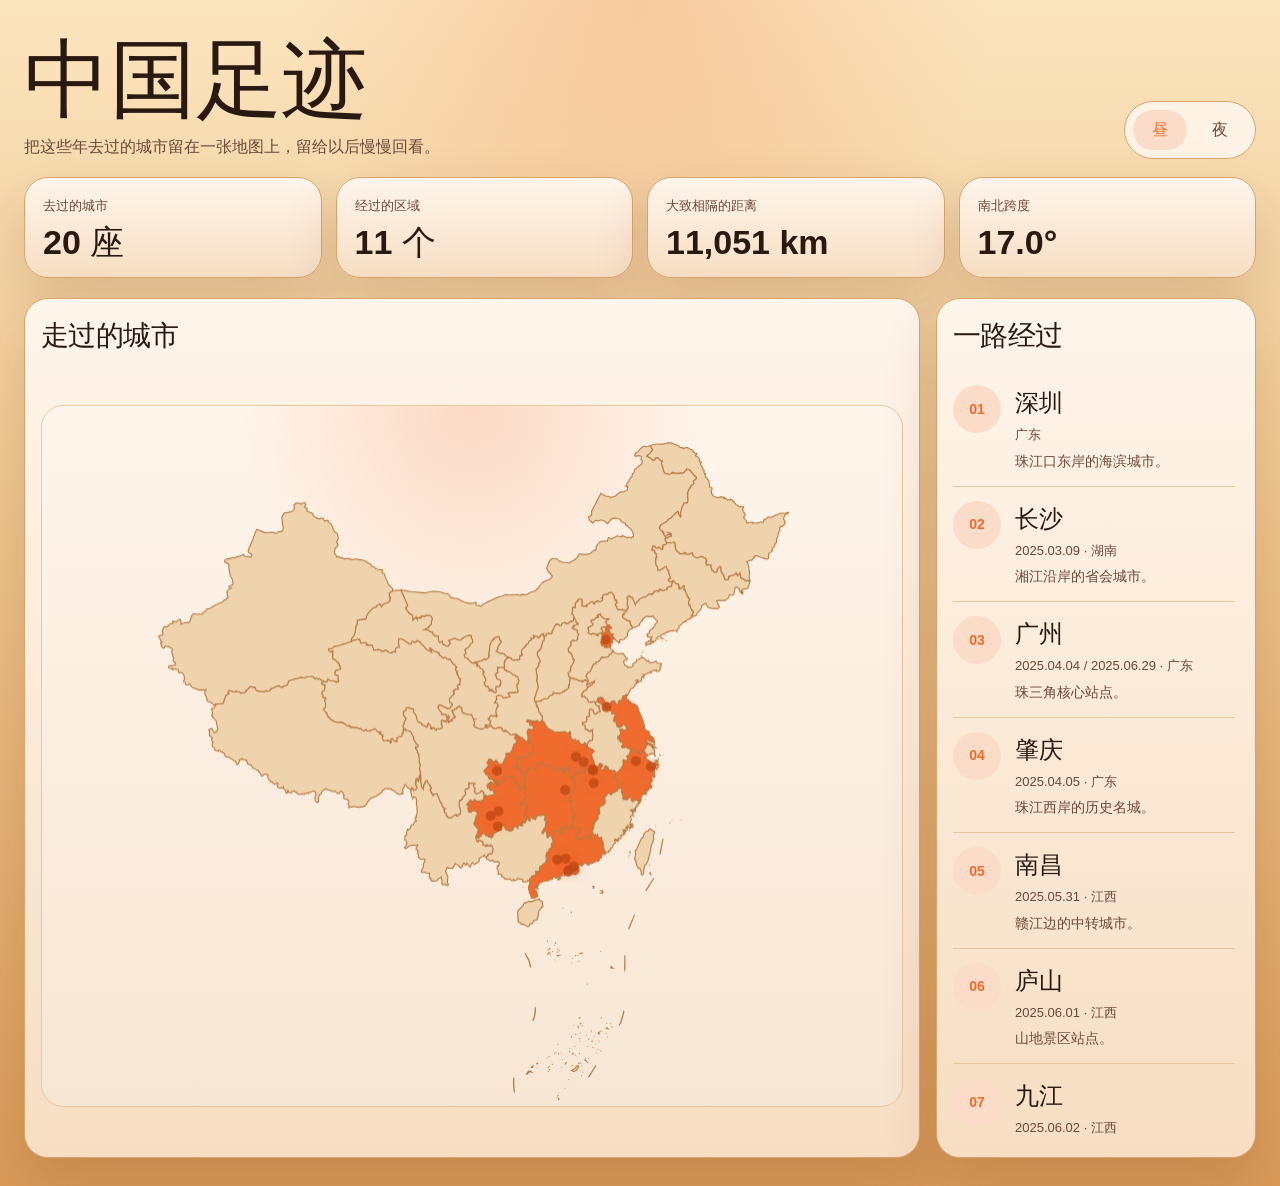
<file: footprint/index.html>
<!doctype html>
<html lang="zh-CN">
  <head>
    <meta charset="UTF-8" />
    <meta name="viewport" content="width=device-width, initial-scale=1.0" />
    <meta name="color-scheme" content="light dark" />
    <meta
      name="description"
      content="把去过的城市和停留片段留在一张地图上的个人足迹页。"
    />
    <title>中国足迹 | 一些去过的地方</title>
    <script>
      (() => {
        const root = document.documentElement;
        const themeMode = localStorage.getItem("footprint-theme-mode") || "system";
        const resolvedTheme =
          themeMode === "system"
            ? window.matchMedia("(prefers-color-scheme: dark)").matches
              ? "dark"
              : "light"
            : themeMode;

        root.dataset.theme = resolvedTheme;
        root.style.colorScheme = resolvedTheme;
      })();
    </script>
    <script type="module" crossorigin src="/footprint/assets/index-NDg5C9nN.js"></script>
    <link rel="stylesheet" crossorigin href="/footprint/assets/index-D7lHckxY.css">
  </head>
  <body>
    <div id="app"></div>
  </body>
</html>
</file>
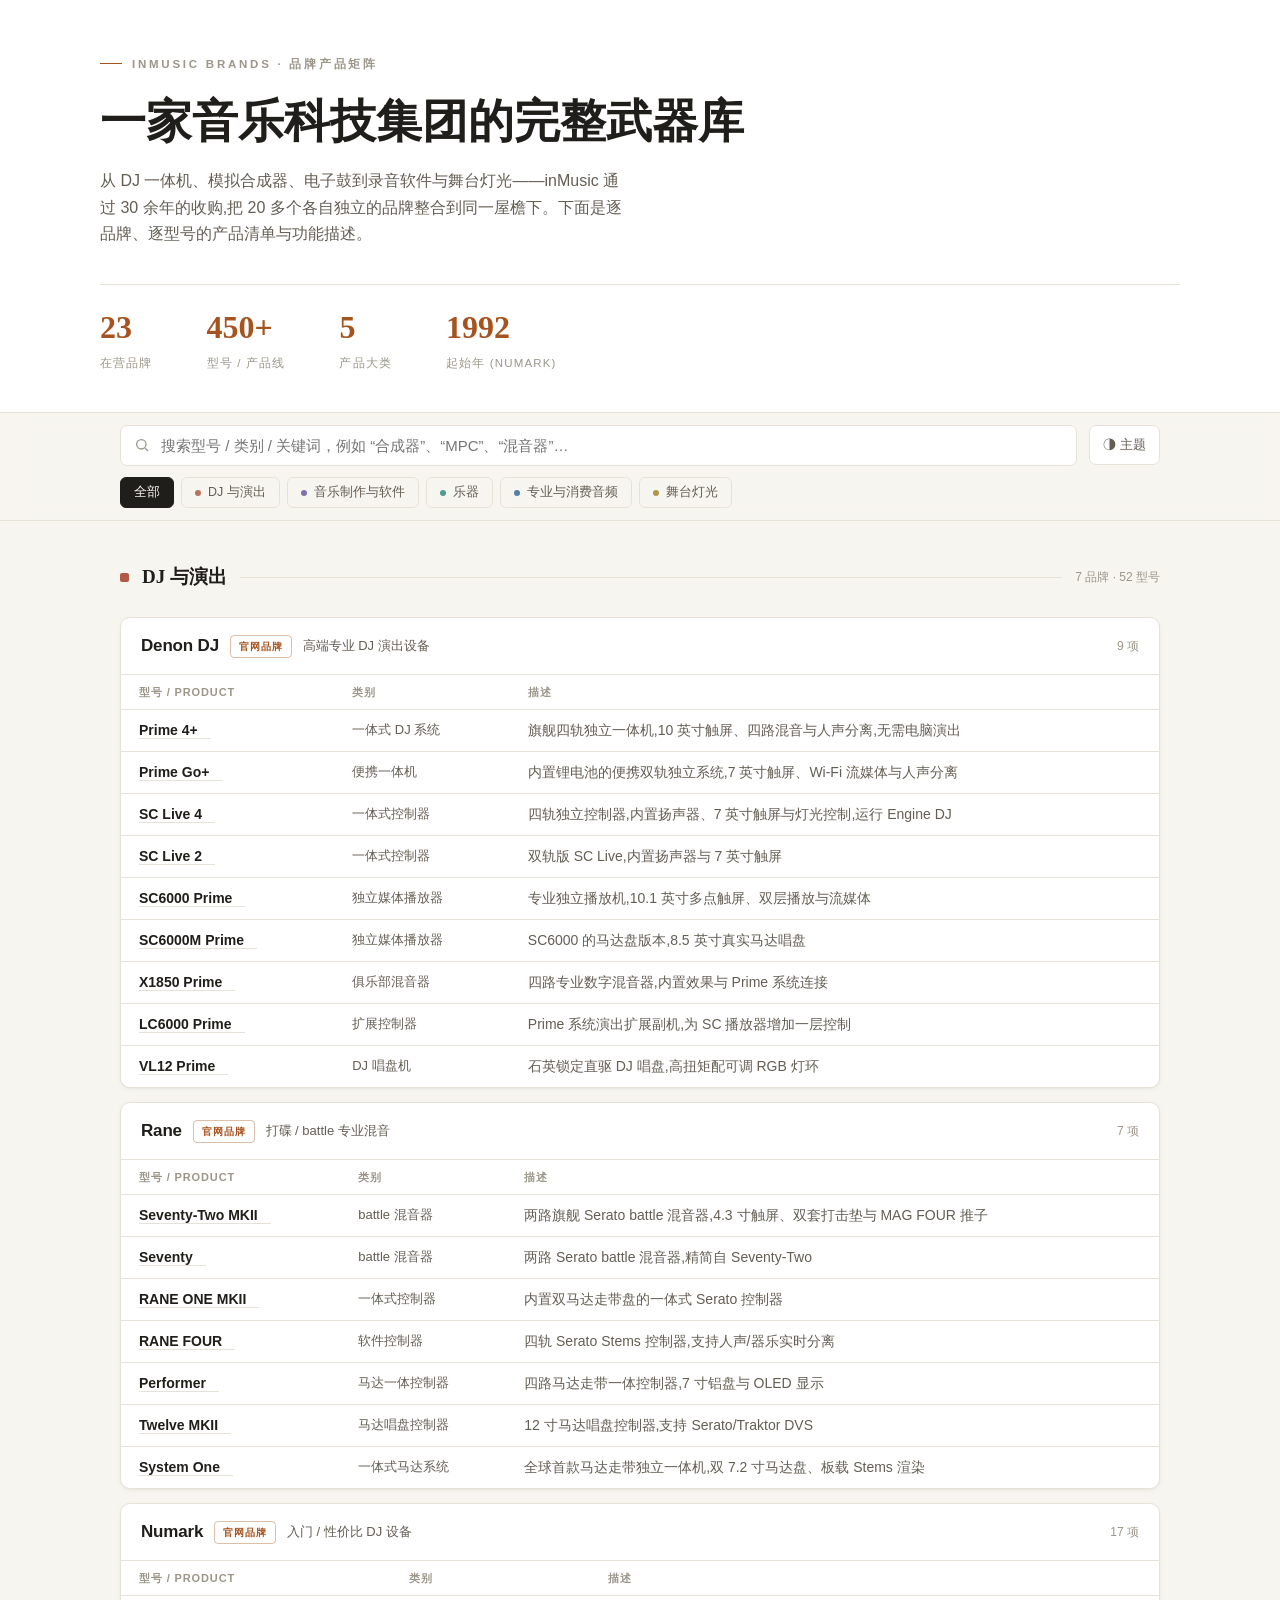
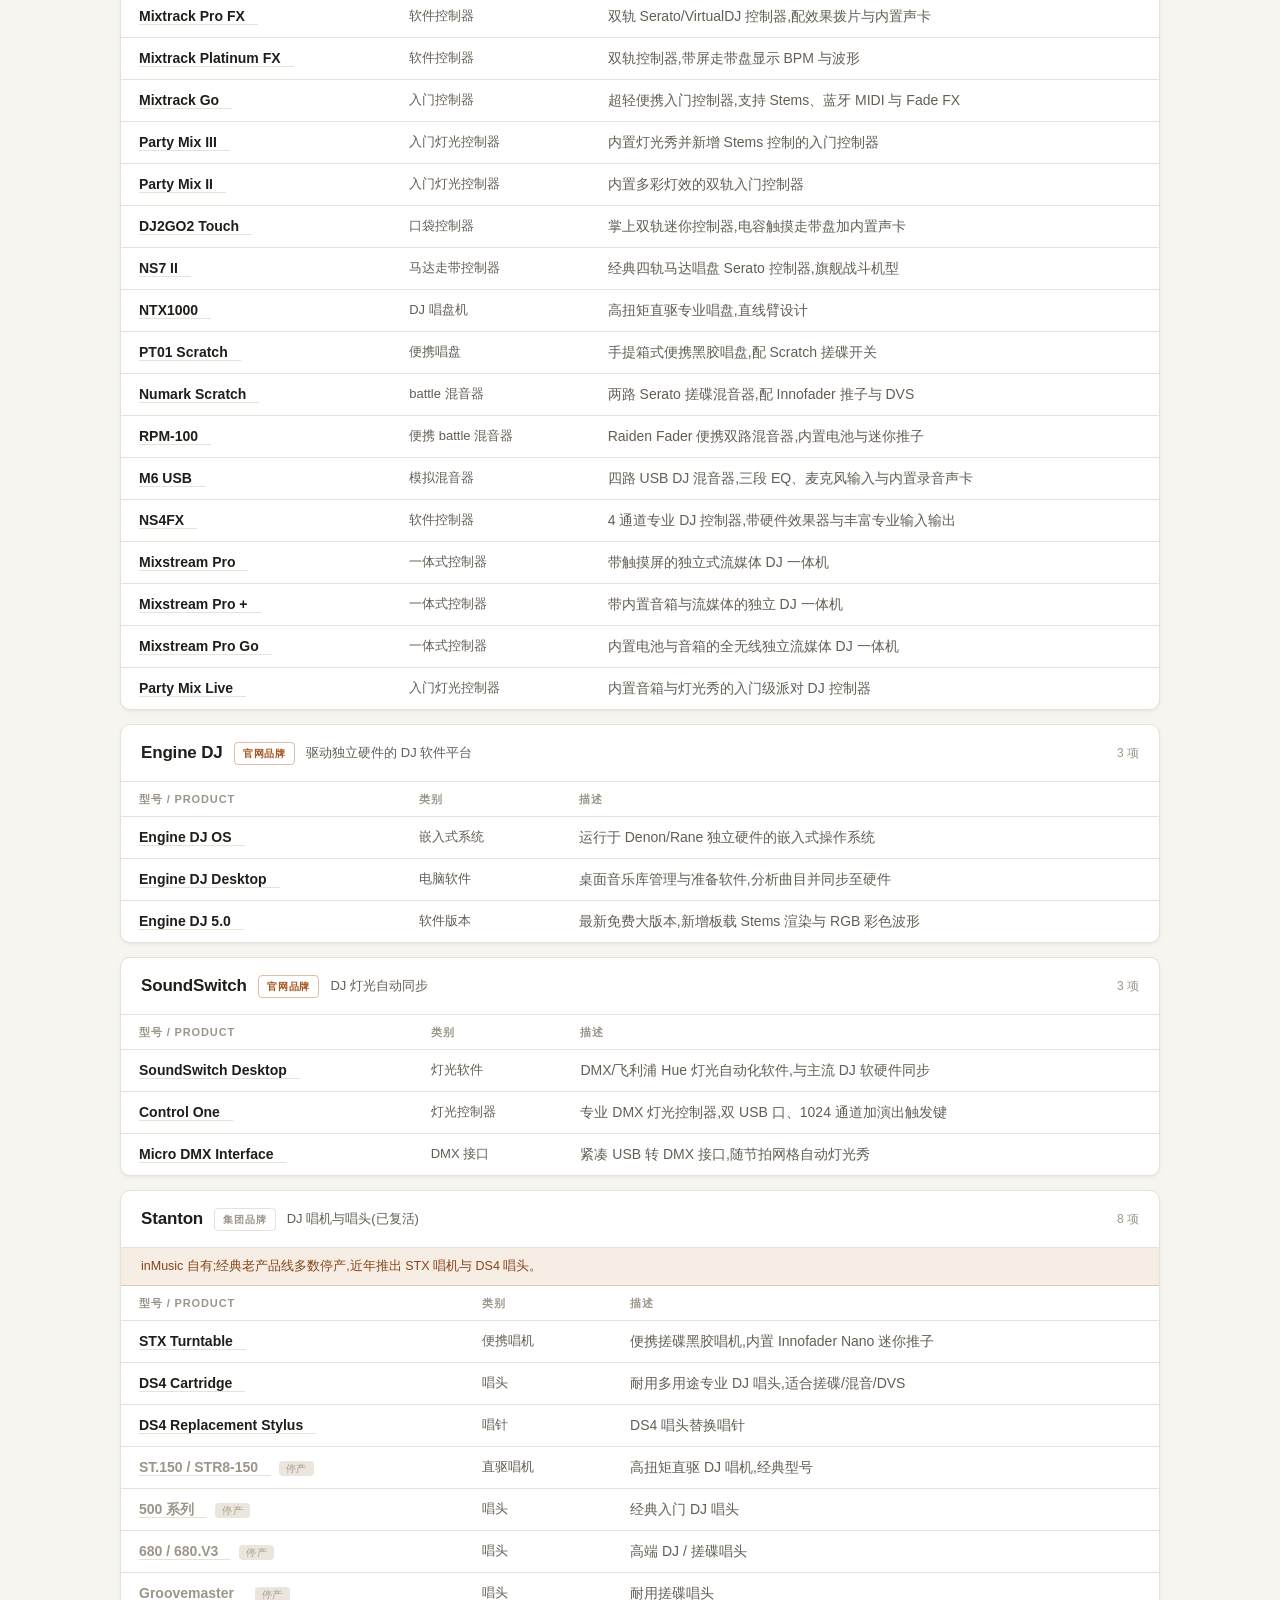
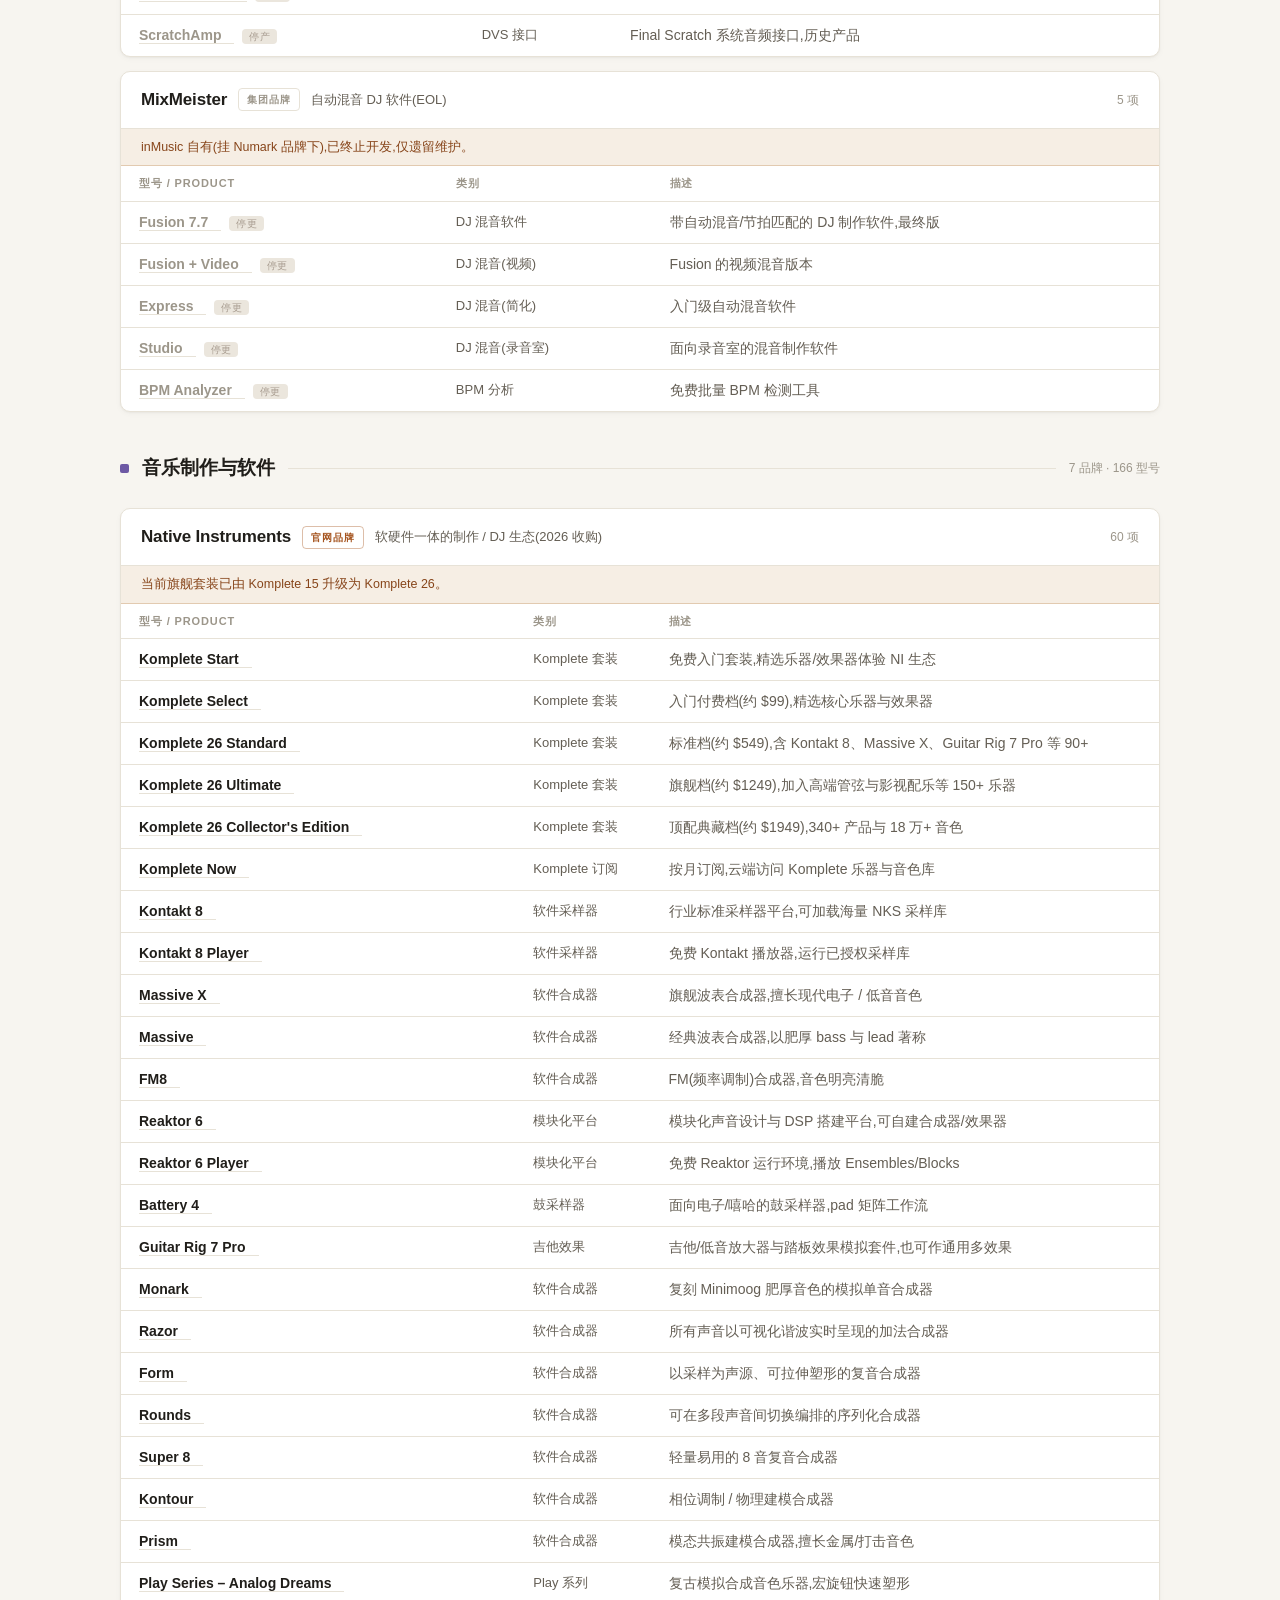
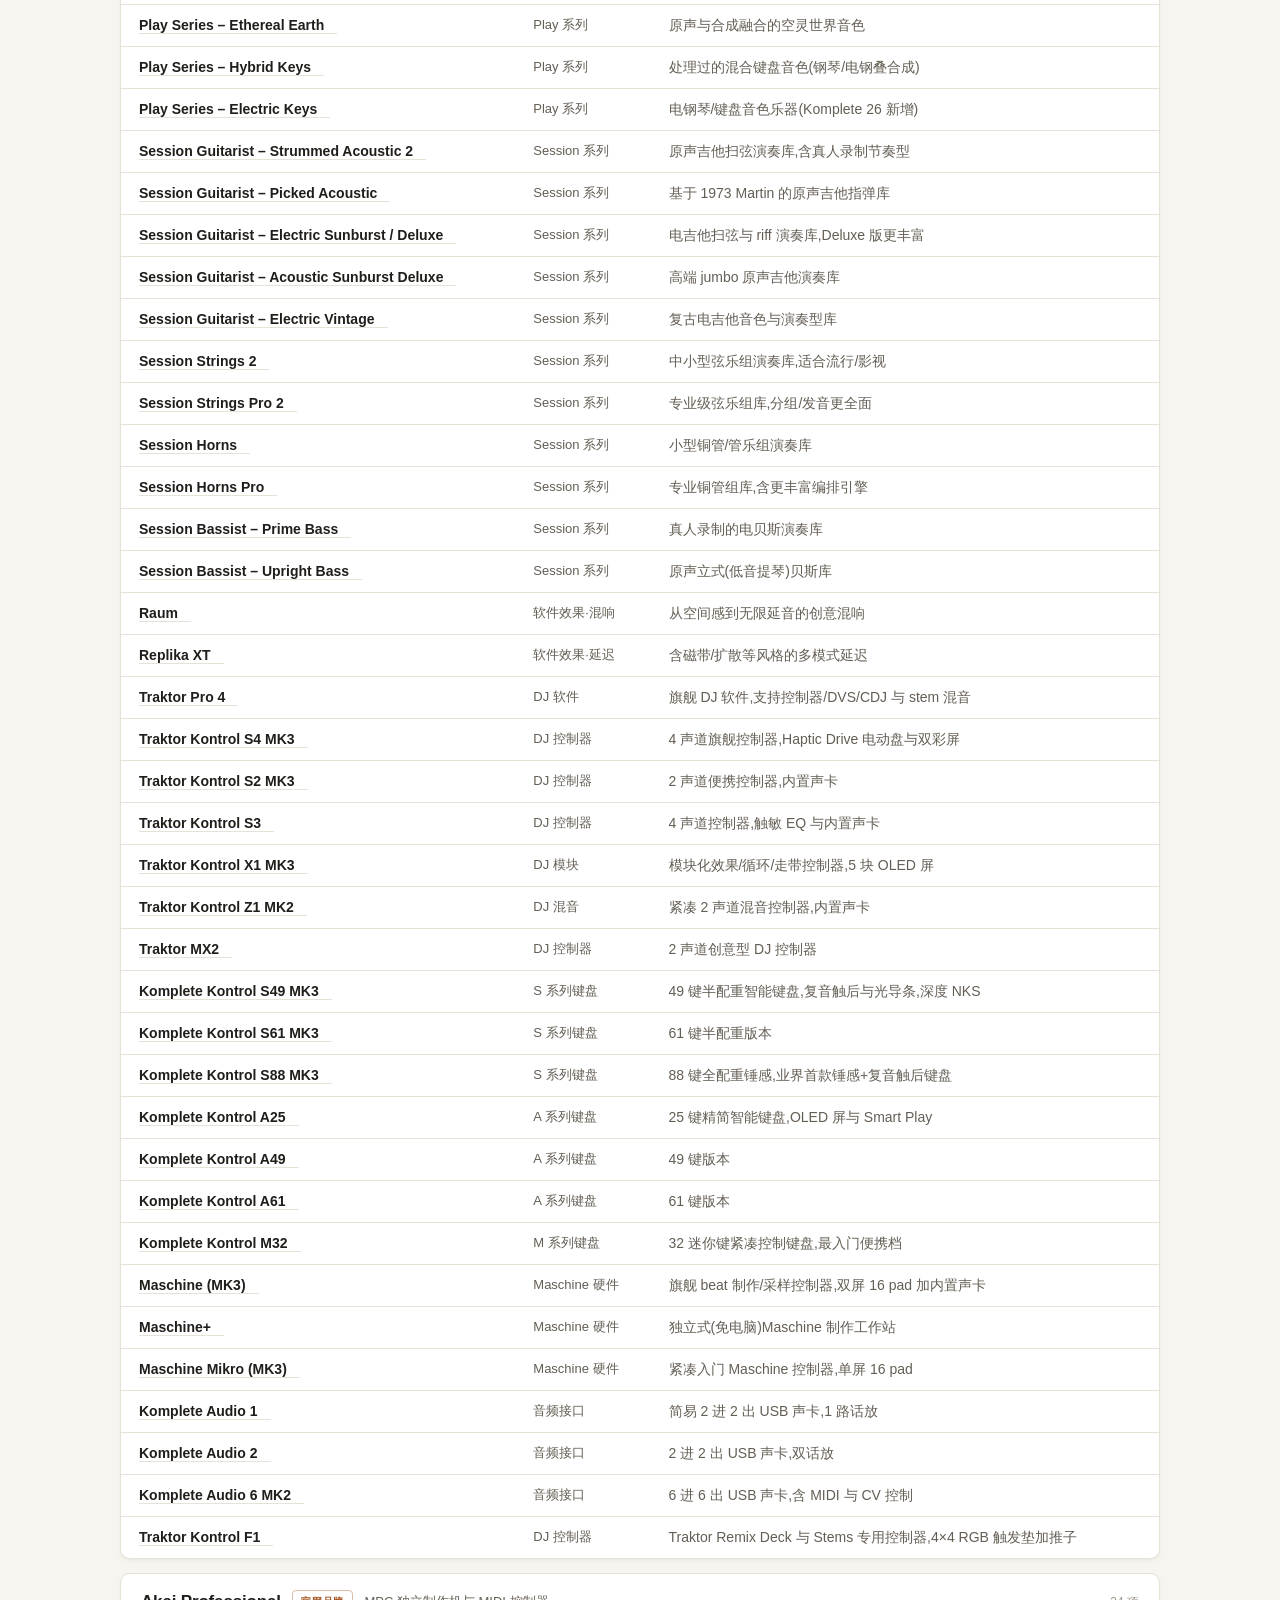
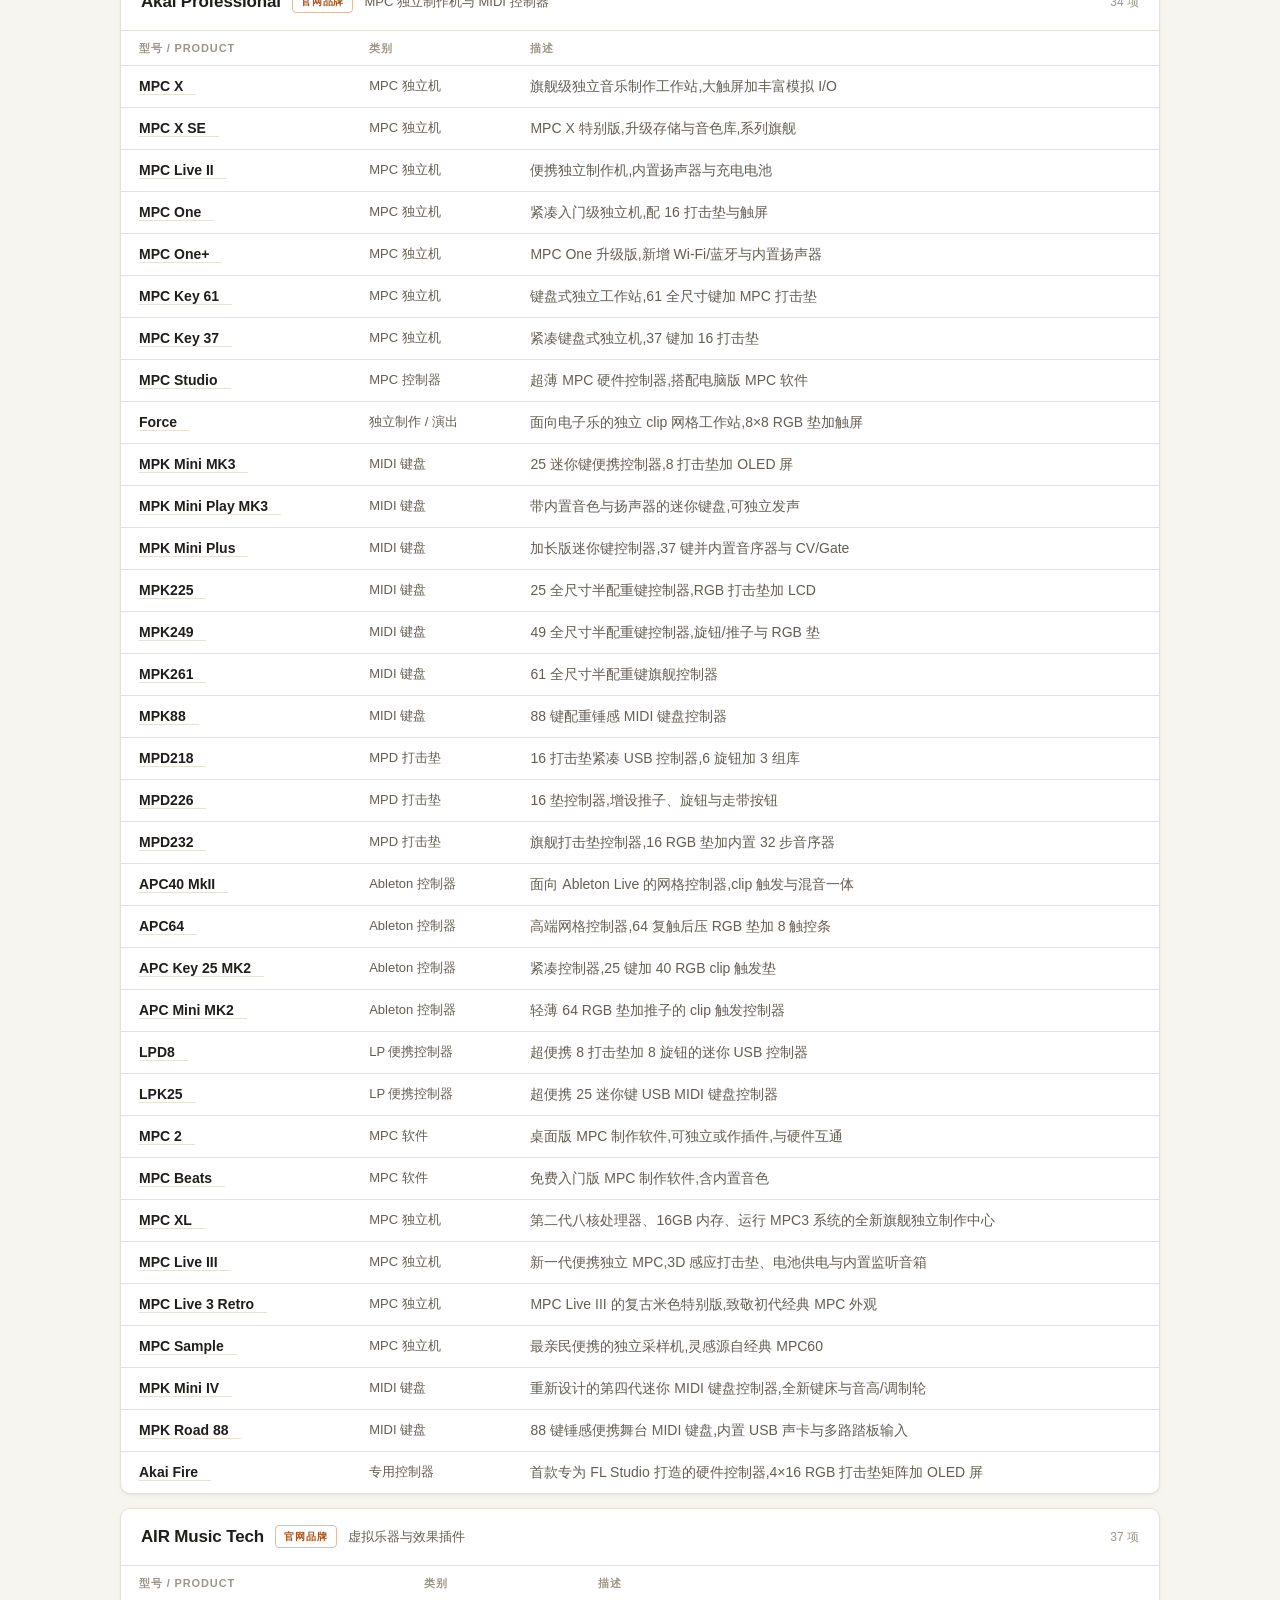
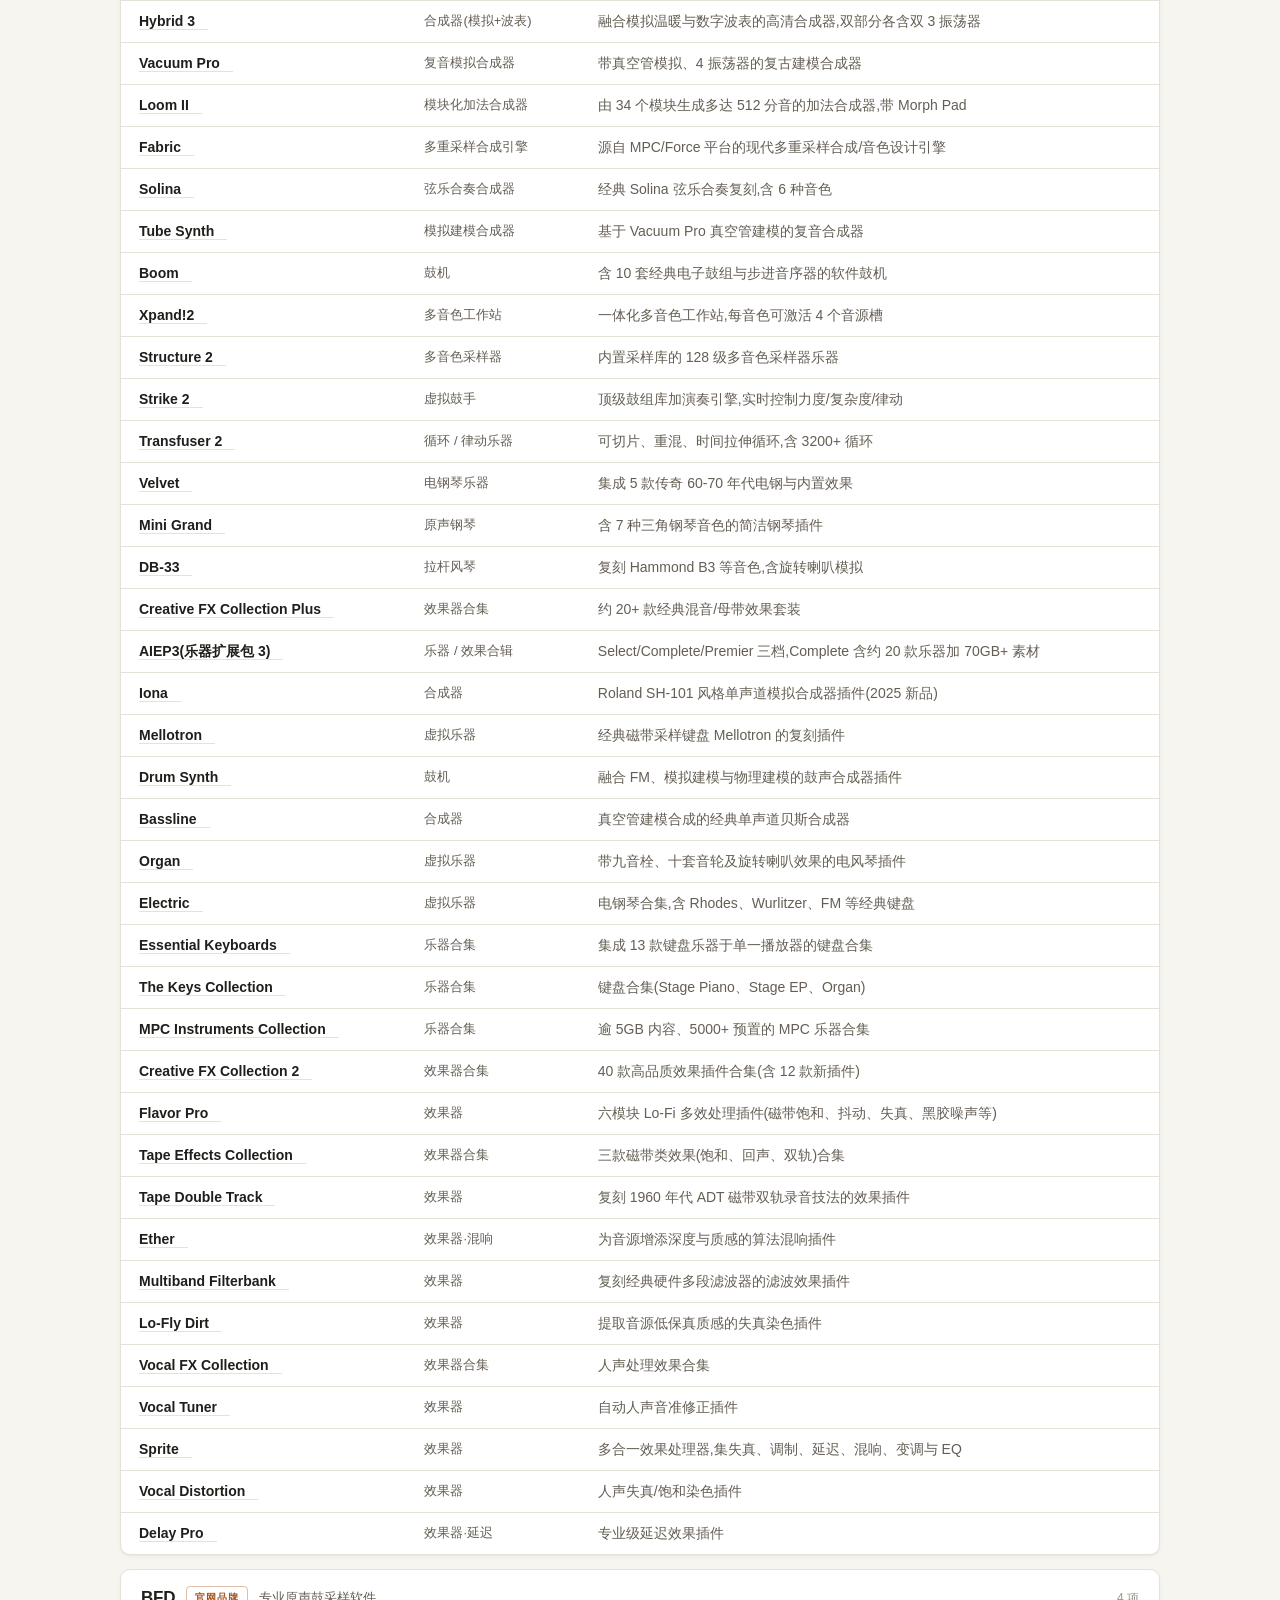
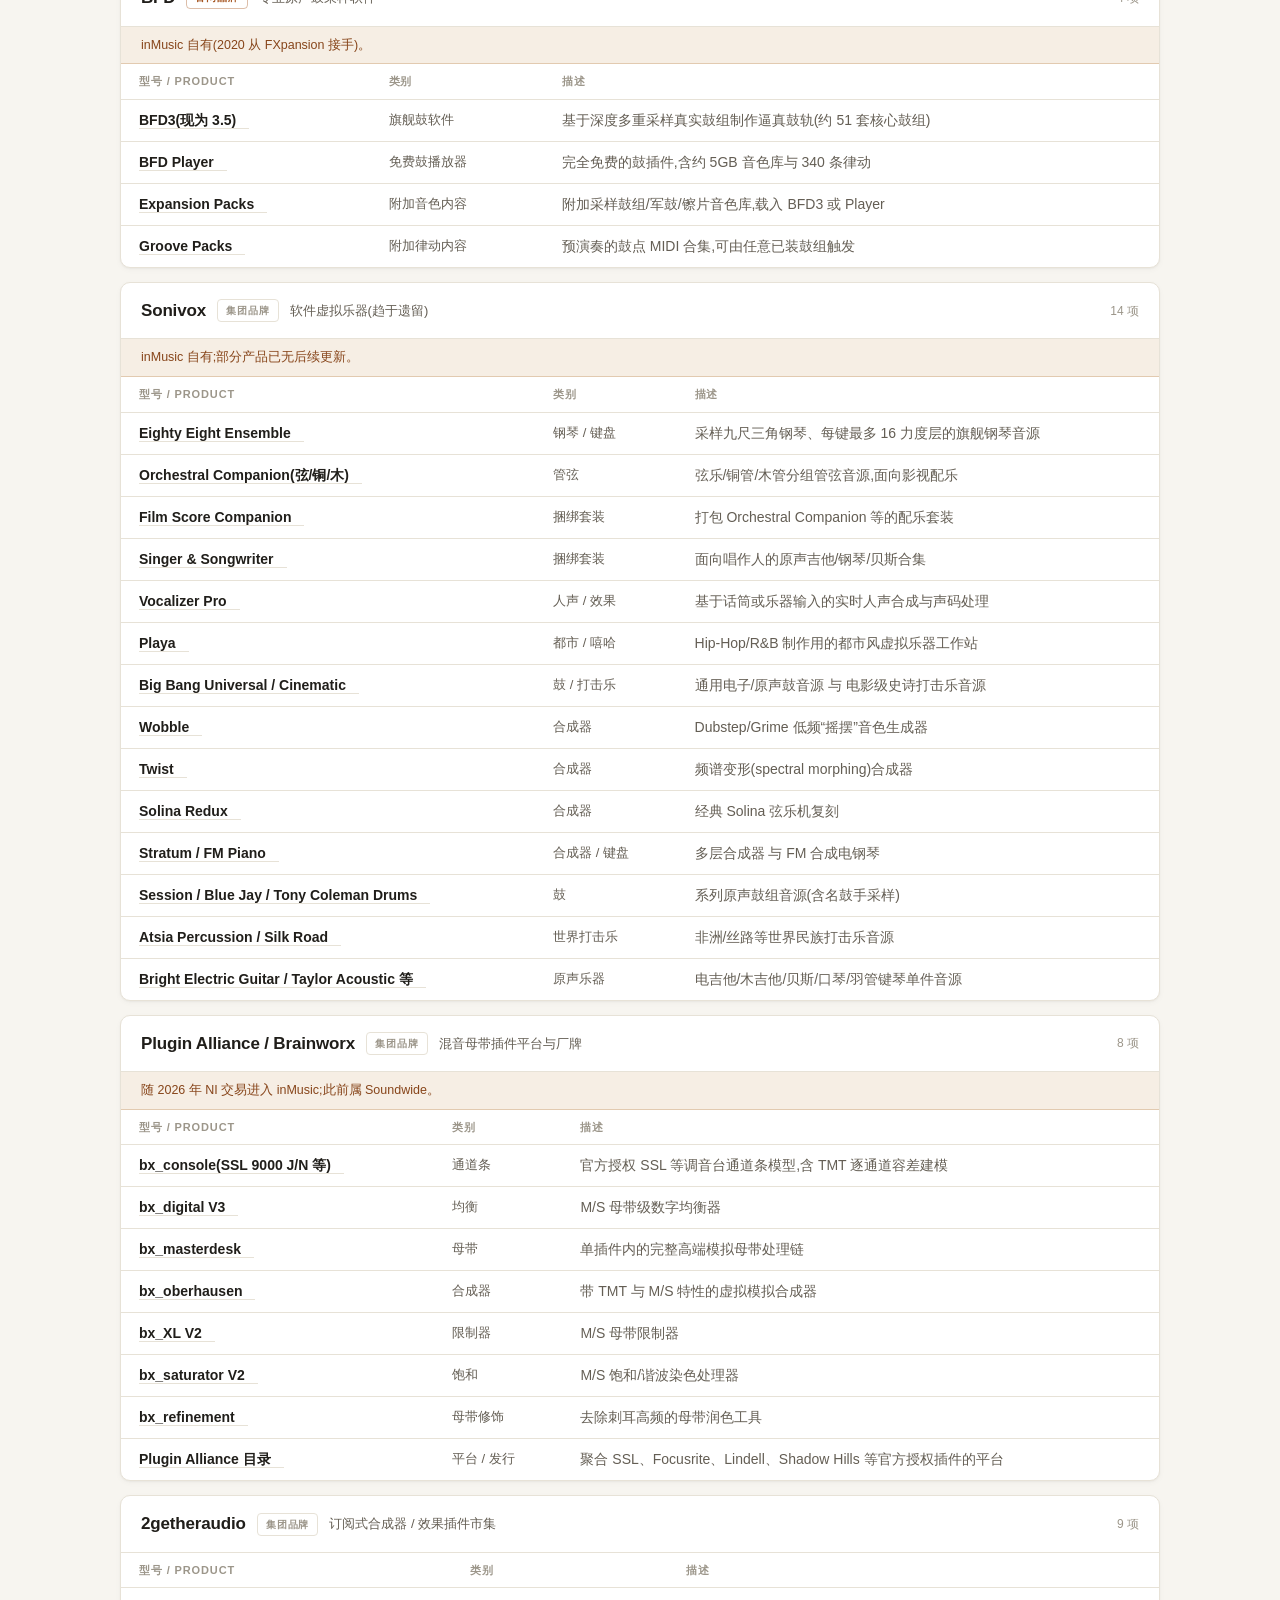
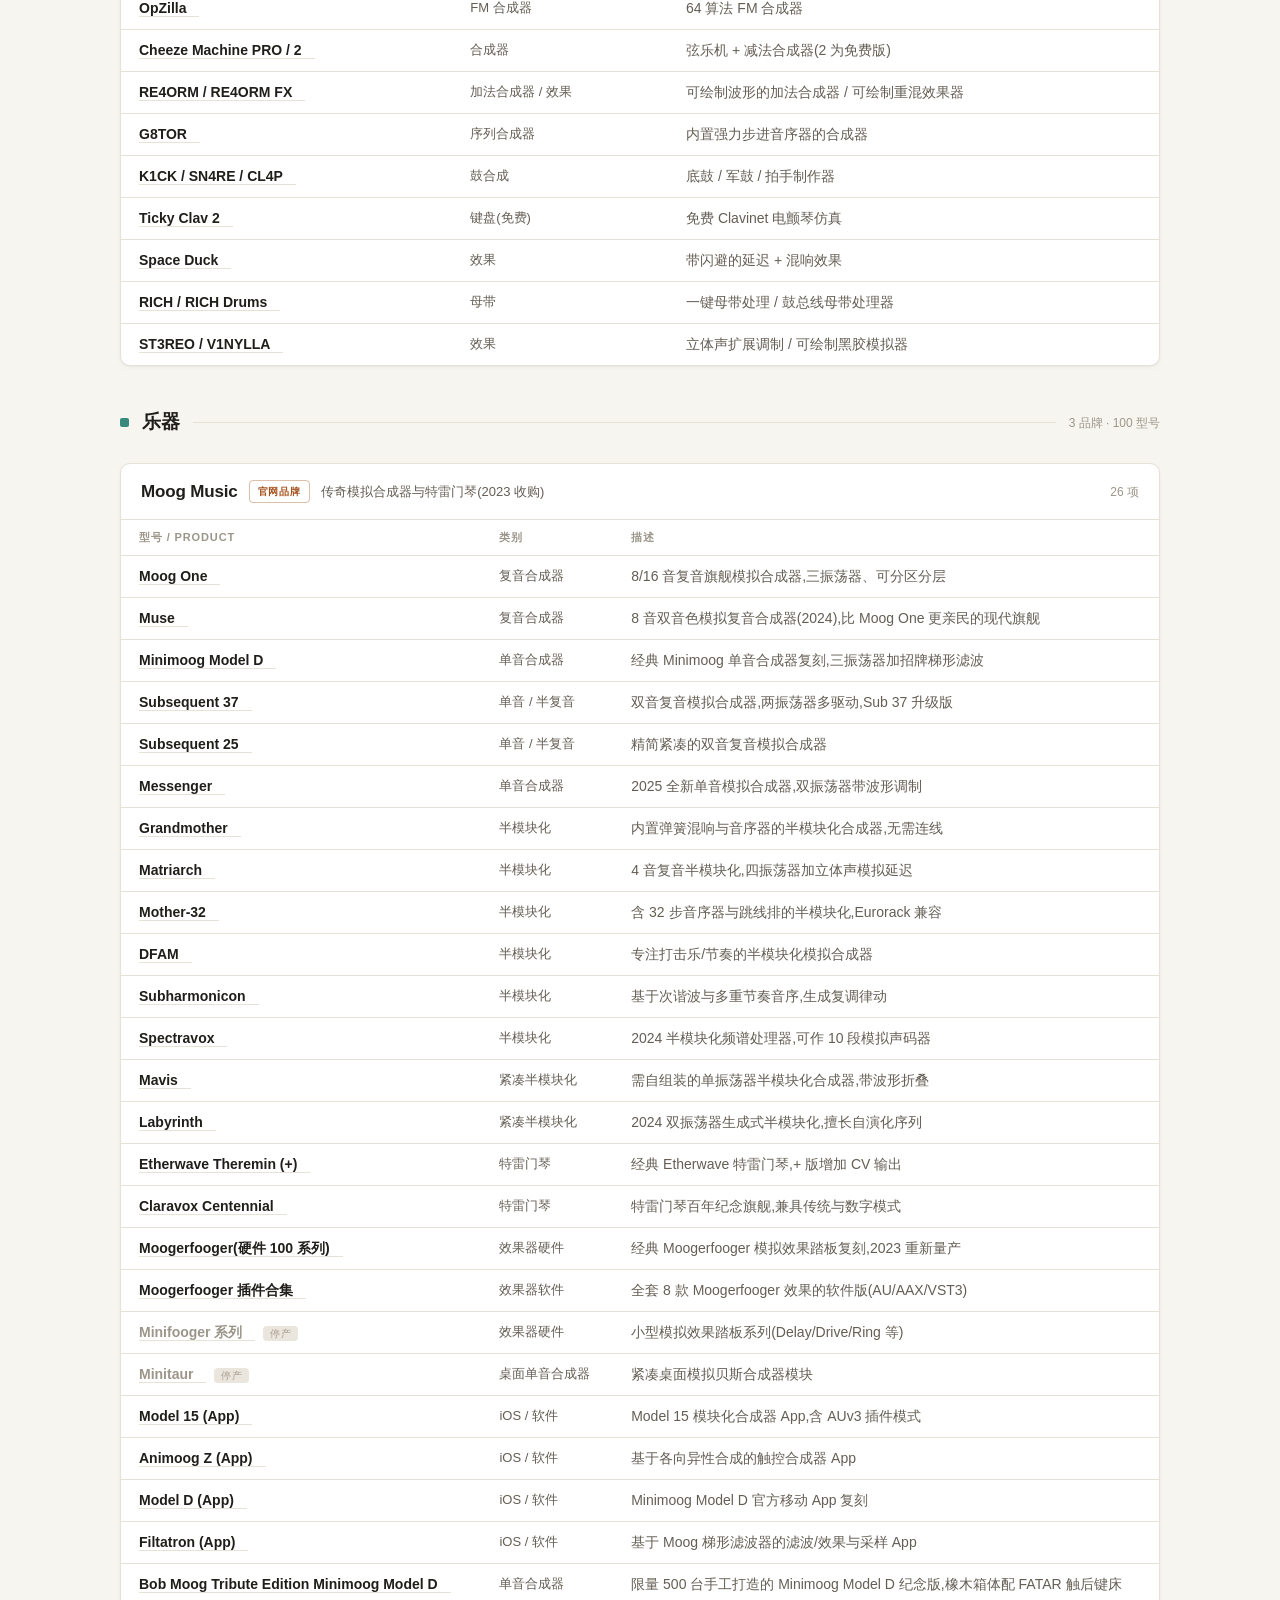
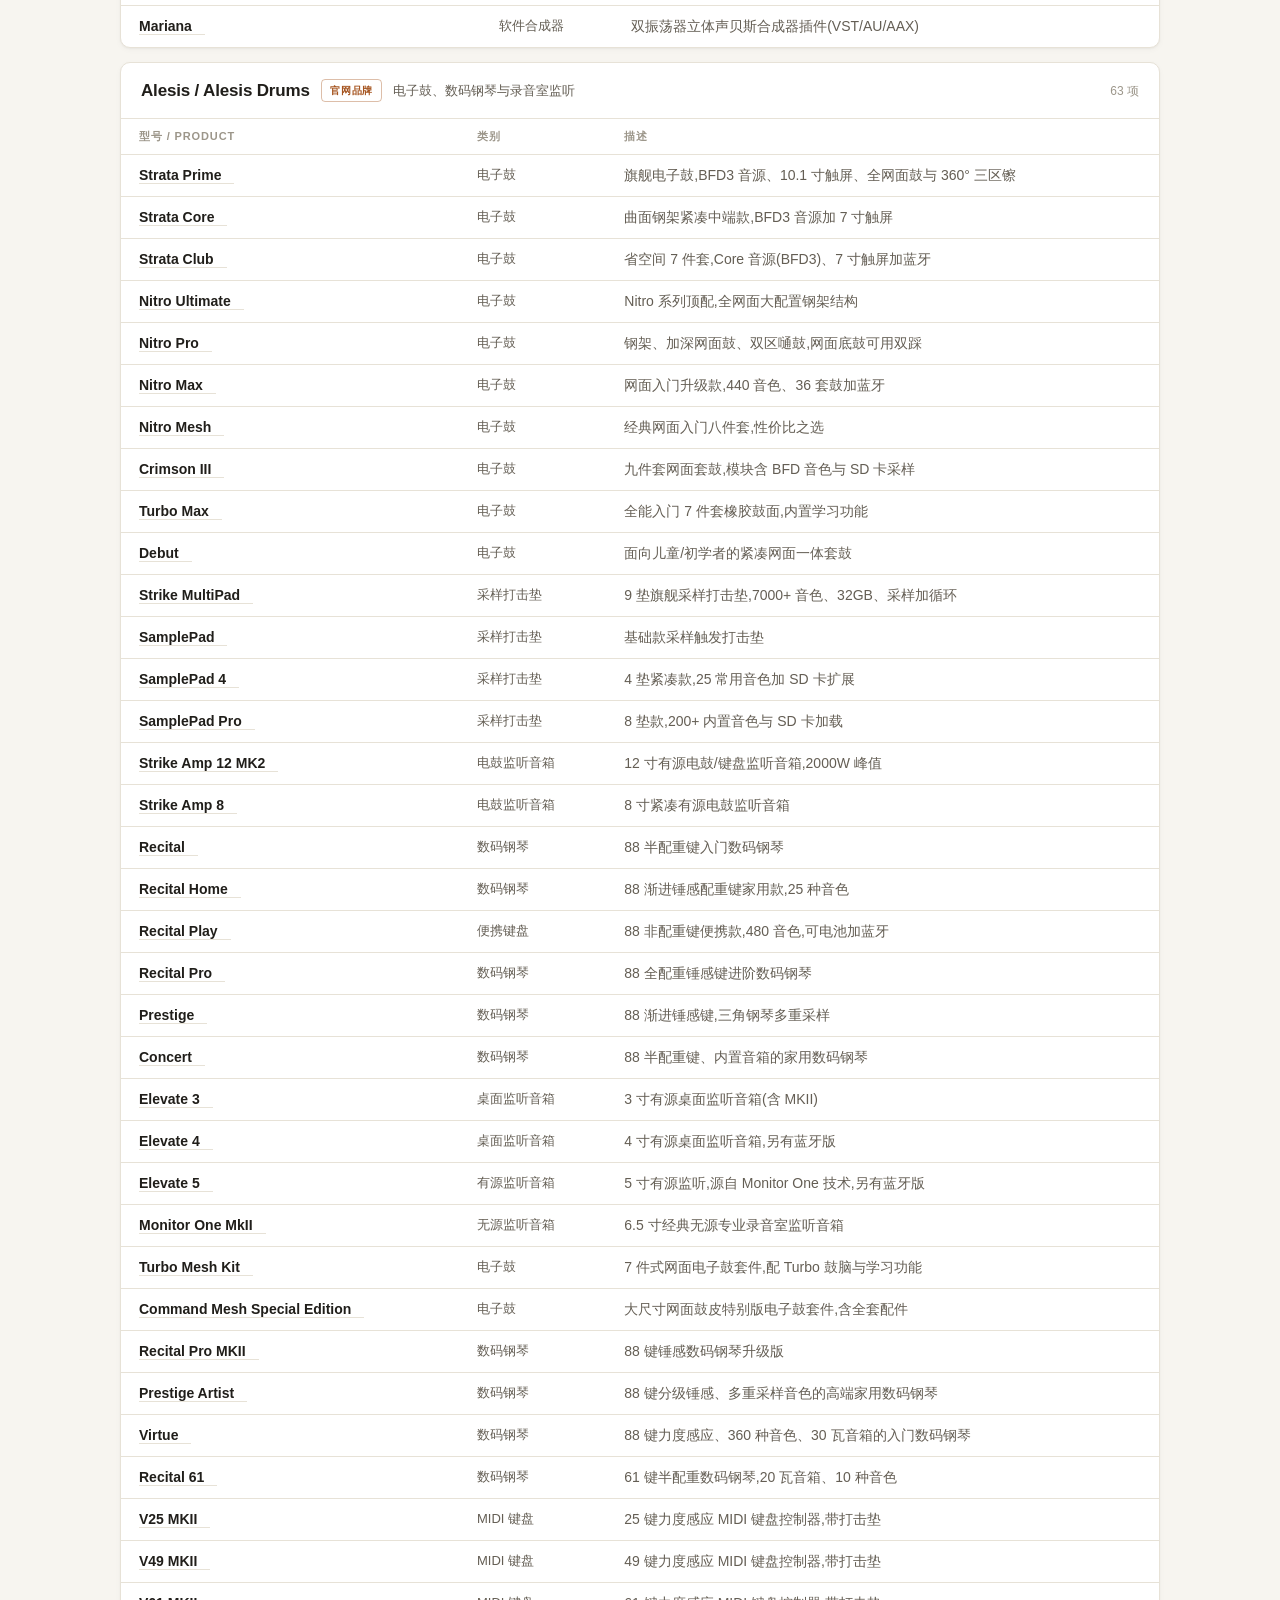
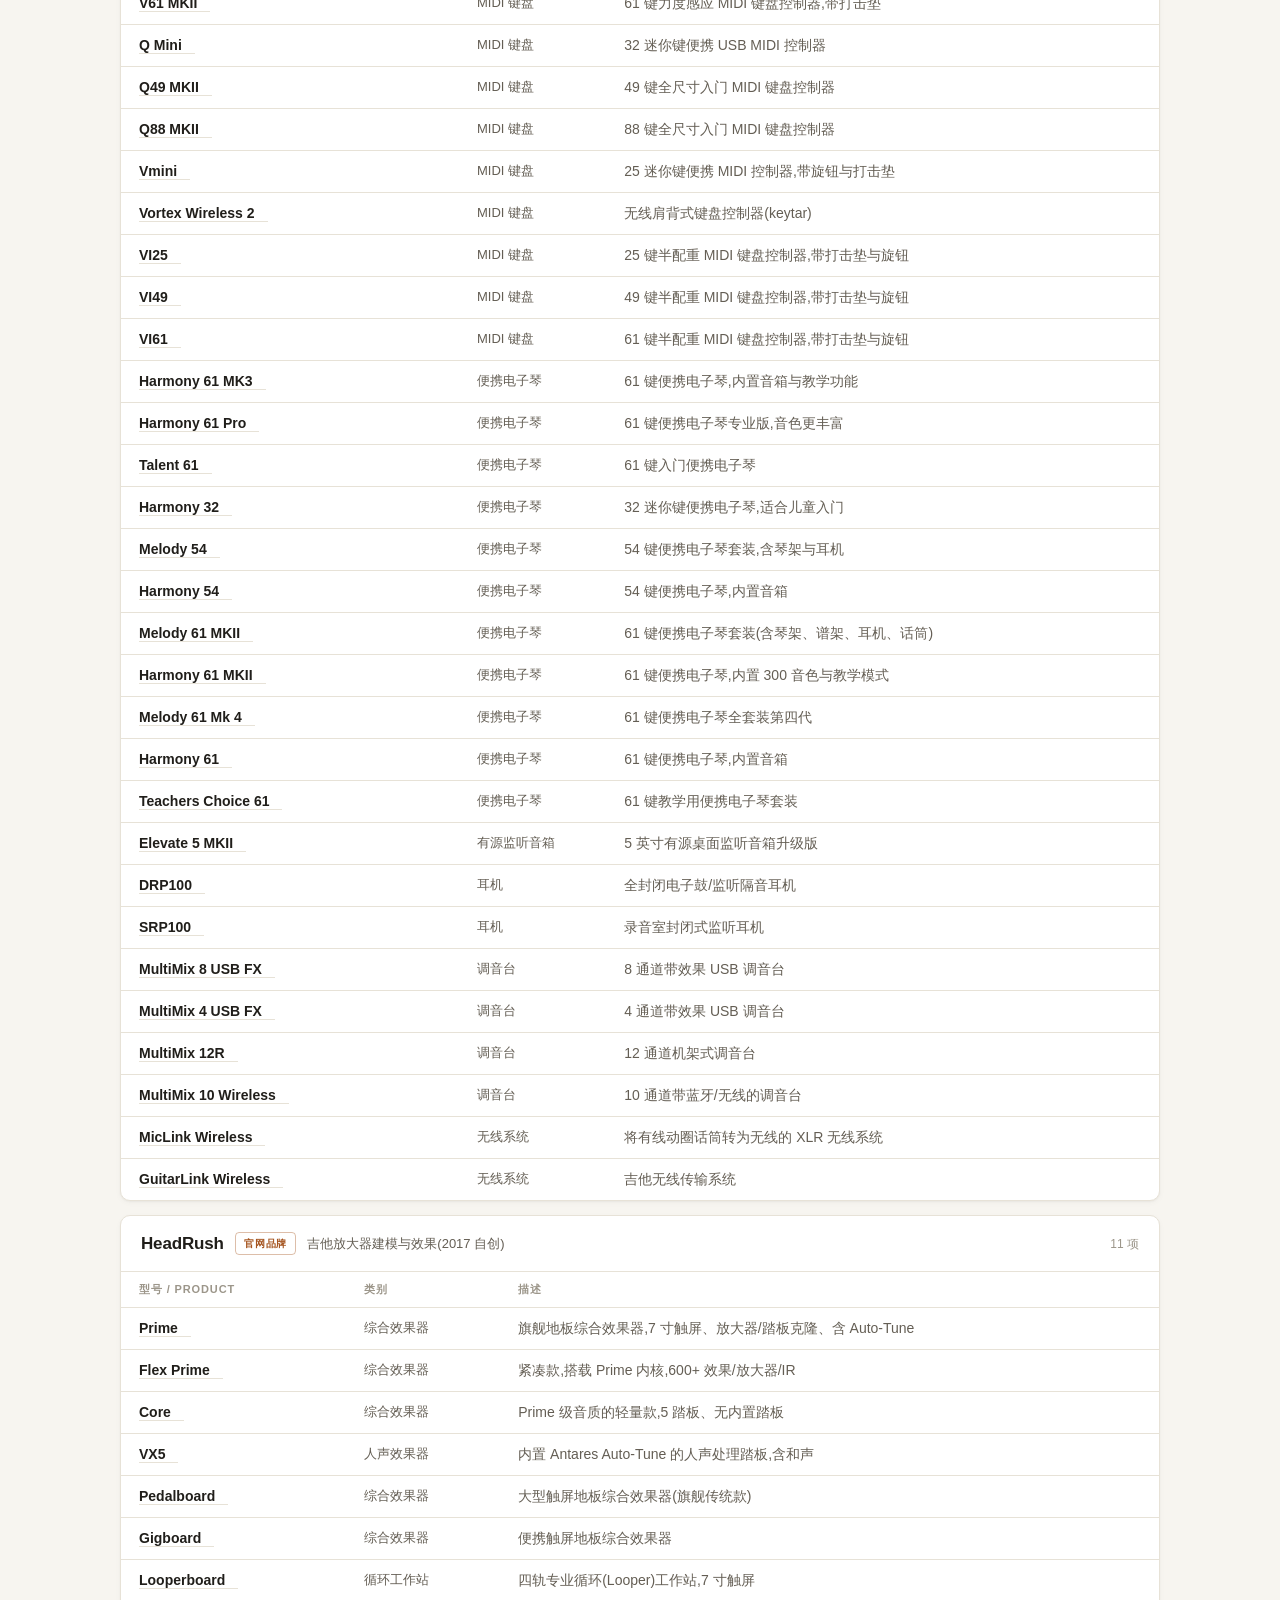
<file: inmusic-matrix/index.html>
<!doctype html>
<html lang="zh-CN">
<head>
<meta charset="utf-8">
<title>inMusic 全品牌产品矩阵</title>
<meta name="viewport" content="width=device-width, initial-scale=1">
<style>
  :root{
    --bg:#f7f5f0; --surface:#ffffff; --surface-2:#f2efe8; --border:#e7e2d7;
    --text:#201e1a; --dim:#645e54; --faint:#9c968a;
    --accent:#a5541f; --accent-soft:#efe4d8;
    --c-dj:#b05943; --c-prod:#6d59a4; --c-inst:#3a897d; --c-audio:#3a6b99; --c-light:#a5842f;
    --disc:#a89c90; --disc-bg:#ebe6dd;
    --warn-bg:#f6eee4; --warn-bd:#e2cab0; --warn-tx:#87451a;
    --shadow:0 1px 2px rgba(35,28,20,.04),0 2px 6px rgba(35,28,20,.03);
    --sans:-apple-system,BlinkMacSystemFont,"Segoe UI",Roboto,"PingFang SC","Hiragino Sans GB","Microsoft YaHei",sans-serif;
    --serif:"Iowan Old Style","Palatino Linotype",Palatino,Georgia,"Songti SC","STSong",SimSun,serif;
    --mono:ui-monospace,"SF Mono","Roboto Mono",Menlo,Consolas,monospace;
  }
  @media (prefers-color-scheme:dark){
    :root{
      --bg:#141519; --surface:#1c1e23; --surface-2:#23262c; --border:#31353c;
      --text:#eceae5; --dim:#a8a49b; --faint:#726e66;
      --accent:#d98a52; --accent-soft:#38281d;
      --c-dj:#dd8266; --c-prod:#9d86d6; --c-inst:#54bcac; --c-audio:#5f9bcf; --c-light:#d3b25c;
      --disc:#807a70; --disc-bg:#292c32;
      --warn-bg:#271d15; --warn-bd:#4d3826; --warn-tx:#e0a06f;
      --shadow:0 1px 3px rgba(0,0,0,.32);
    }
  }
  :root[data-theme="light"]{
    --bg:#f7f5f0; --surface:#ffffff; --surface-2:#f2efe8; --border:#e7e2d7;
    --text:#201e1a; --dim:#645e54; --faint:#9c968a;
    --accent:#a5541f; --accent-soft:#efe4d8;
    --c-dj:#b05943; --c-prod:#6d59a4; --c-inst:#3a897d; --c-audio:#3a6b99; --c-light:#a5842f;
    --disc:#a89c90; --disc-bg:#ebe6dd;
    --warn-bg:#f6eee4; --warn-bd:#e2cab0; --warn-tx:#87451a;
    --shadow:0 1px 2px rgba(35,28,20,.04),0 2px 6px rgba(35,28,20,.03);
  }
  :root[data-theme="dark"]{
    --bg:#141519; --surface:#1c1e23; --surface-2:#23262c; --border:#31353c;
    --text:#eceae5; --dim:#a8a49b; --faint:#726e66;
    --accent:#d98a52; --accent-soft:#38281d;
    --c-dj:#dd8266; --c-prod:#9d86d6; --c-inst:#54bcac; --c-audio:#5f9bcf; --c-light:#d3b25c;
    --disc:#807a70; --disc-bg:#292c32;
    --warn-bg:#271d15; --warn-bd:#4d3826; --warn-tx:#e0a06f;
    --shadow:0 1px 3px rgba(0,0,0,.32);
  }
  *{box-sizing:border-box}
  body{margin:0;background:var(--bg);color:var(--text);font-family:var(--sans);line-height:1.5;-webkit-font-smoothing:antialiased}
  .wrap{max-width:1080px;margin:0 auto;padding:0 20px}

  /* header */
  header.top{border-bottom:1px solid var(--border);background:var(--surface)}
  .hero{padding:56px 0 40px}
  .eyebrow{font-size:11.5px;letter-spacing:.24em;text-transform:uppercase;color:var(--faint);font-weight:600}
  .eyebrow::before{content:"";display:inline-block;width:22px;height:1px;background:var(--accent);vertical-align:middle;margin-right:10px;margin-bottom:3px}
  h1{font-family:var(--serif);font-size:clamp(30px,5vw,46px);line-height:1.12;letter-spacing:0;margin:.5em 0 .45em;font-weight:600;text-wrap:balance}
  .lede{color:var(--dim);max-width:60ch;font-size:16px;line-height:1.65;margin:0}
  .stats{display:flex;flex-wrap:wrap;gap:0;margin-top:36px;border-top:1px solid var(--border)}
  .stat{padding:18px 34px 0 0;margin-right:20px}
  .stat .n{font-family:var(--serif);font-size:32px;font-weight:600;font-variant-numeric:tabular-nums;letter-spacing:0;color:var(--accent)}
  .stat .l{font-size:11.5px;color:var(--faint);text-transform:uppercase;letter-spacing:.1em;margin-top:4px}

  /* sticky controls */
  .controls{position:sticky;top:0;z-index:20;background:color-mix(in srgb,var(--bg) 88%,transparent);backdrop-filter:blur(10px);border-bottom:1px solid var(--border);padding:12px 0}
  .controls .row{display:flex;gap:12px;align-items:center;flex-wrap:wrap}
  .search{flex:1;min-width:200px;display:flex;align-items:center;gap:9px;background:var(--surface);border:1px solid var(--border);border-radius:7px;padding:10px 13px}
  .search:focus-within{border-color:var(--accent)}
  .search input{border:0;background:transparent;color:var(--text);font-size:15px;width:100%;outline:none;font-family:var(--sans)}
  .search svg{flex:none;color:var(--faint)}
  .toggle{border:1px solid var(--border);background:var(--surface);color:var(--dim);border-radius:7px;padding:10px 13px;cursor:pointer;font-size:13px;font-family:var(--sans);display:flex;align-items:center;gap:6px}
  .toggle:hover{color:var(--text);border-color:var(--faint)}
  .chips{display:flex;gap:7px;flex-wrap:wrap;margin-top:11px}
  .chip{font-size:12.5px;border:1px solid var(--border);background:transparent;color:var(--dim);border-radius:6px;padding:6px 13px;cursor:pointer;font-family:var(--sans);white-space:nowrap;transition:color .12s,border-color .12s}
  .chip:hover{color:var(--text);border-color:var(--faint)}
  .chip[aria-pressed="true"]{background:var(--text);color:var(--bg);border-color:var(--text)}
  .chip .dot{display:inline-block;width:6px;height:6px;border-radius:50%;margin-right:7px;vertical-align:middle;opacity:.85}

  main{padding:30px 0 60px}
  .noresult{display:none;text-align:center;color:var(--faint);padding:60px 0;font-size:15px}

  /* category group */
  .cat{margin-top:6px}
  .cat-head{display:flex;align-items:center;gap:13px;padding:36px 0 12px}
  .cat-head .tick{flex:none;width:9px;height:9px;border-radius:2px}
  .cat-head h2{font-family:var(--serif);font-size:19px;letter-spacing:0;margin:0;font-weight:600}
  .cat-head .rule{flex:1;height:1px;background:var(--border)}
  .cat-head .cn{font-size:12px;color:var(--faint);font-variant-numeric:tabular-nums}

  /* brand card */
  .brand{background:var(--surface);border:1px solid var(--border);border-radius:10px;margin-top:14px;box-shadow:var(--shadow);overflow:hidden}
  .brand-head{display:flex;align-items:center;gap:11px;padding:15px 20px;border-bottom:1px solid var(--border);flex-wrap:wrap}
  .brand-head .bn{font-size:17px;font-weight:700;letter-spacing:-.01em}
  .brand-head .tag{color:var(--dim);font-size:13px;flex:1;min-width:120px}
  .badge{font-size:10px;letter-spacing:.09em;text-transform:uppercase;padding:3px 8px;border-radius:4px;white-space:nowrap;font-weight:600}
  .badge.site{color:var(--accent);border:1px solid color-mix(in srgb,var(--accent) 38%,transparent)}
  .badge.grp{color:var(--faint);border:1px solid var(--border)}
  .brand-head .ct{font-size:12px;color:var(--faint);font-variant-numeric:tabular-nums}
  .own-note{padding:9px 20px;font-size:12.5px;line-height:1.5;color:var(--warn-tx);background:var(--warn-bg);border-bottom:1px solid var(--warn-bd)}

  .tbl-scroll{overflow-x:auto}
  table{width:100%;border-collapse:collapse;font-size:14px}
  thead th{text-align:left;font-size:11px;letter-spacing:.08em;text-transform:uppercase;color:var(--faint);font-weight:600;padding:9px 18px;border-bottom:1px solid var(--border);white-space:nowrap;background:var(--surface)}
  tbody td{padding:10px 18px;border-bottom:1px solid var(--border);vertical-align:top}
  tbody tr:last-child td{border-bottom:0}
  tbody tr:hover{background:var(--surface-2)}
  td.model{font-weight:650;white-space:nowrap;min-width:130px}
  td.model a{color:inherit;text-decoration:none;border-bottom:1px solid var(--border);transition:color .12s,border-color .12s}
  td.model a:hover{color:var(--accent);border-bottom-color:color-mix(in srgb,var(--accent) 55%,transparent)}
  td.model a:focus-visible{outline:2px solid var(--accent);outline-offset:2px;border-radius:2px}
  td.model a::after{content:"↗";font-size:9px;margin-left:4px;color:var(--accent);opacity:0;transition:opacity .12s;vertical-align:super}
  td.model a:hover::after,td.model a:focus-visible::after{opacity:.9}
  td.type{color:var(--dim);white-space:nowrap;font-size:13px}
  td.desc{color:var(--dim);min-width:260px;line-height:1.5}
  .pill{font-size:10px;padding:2px 7px;border-radius:4px;background:var(--disc-bg);color:var(--disc);margin-left:8px;vertical-align:middle;letter-spacing:.04em;font-weight:500}
  tr.disc td.model{color:var(--faint)}

  /* corrections */
  .corr{margin-top:52px;background:var(--warn-bg);border:1px solid var(--warn-bd);border-radius:10px;padding:26px 28px}
  .corr h3{font-family:var(--serif);margin:0 0 6px;font-size:19px;font-weight:600;color:var(--warn-tx)}
  .corr p.sub{margin:0 0 18px;font-size:13px;color:var(--dim)}
  .corr ul{margin:0;padding-left:0;list-style:none;display:grid;gap:15px}
  .corr li{display:flex;gap:13px;align-items:flex-start}
  .corr .x{flex:none;font-size:10px;font-weight:600;letter-spacing:.06em;text-transform:uppercase;color:var(--warn-tx);border:1px solid var(--warn-bd);border-radius:4px;padding:3px 8px;margin-top:2px;white-space:nowrap}
  .corr b{color:var(--text)}
  .corr .li-body{font-size:13.5px;line-height:1.65;color:var(--dim)}

  footer{border-top:1px solid var(--border);margin-top:22px;padding:30px 0 64px;color:var(--faint);font-size:12.5px;line-height:1.75}
  footer a{color:var(--accent);text-decoration:none}
  footer a:hover{text-decoration:underline}
  @media (max-width:640px){
    .cat-head,.controls{top:0}
    .cat-head{position:static}
    td.desc{min-width:220px}
  }
  @media (prefers-reduced-motion:reduce){*{scroll-behavior:auto!important}}
  html{scroll-behavior:smooth}
</style>
</head>
<body>
<header class="top">
  <div class="wrap hero">
    <div class="eyebrow">inMusic Brands · 品牌产品矩阵</div>
    <h1>一家音乐科技集团的完整武器库</h1>
    <p class="lede">从 DJ 一体机、模拟合成器、电子鼓到录音软件与舞台灯光——inMusic 通过 30 余年的收购,把 20 多个各自独立的品牌整合到同一屋檐下。下面是逐品牌、逐型号的产品清单与功能描述。</p>
    <div class="stats">
      <div class="stat"><div class="n">23</div><div class="l">在营品牌</div></div>
      <div class="stat"><div class="n">450+</div><div class="l">型号 / 产品线</div></div>
      <div class="stat"><div class="n">5</div><div class="l">产品大类</div></div>
      <div class="stat"><div class="n">1992</div><div class="l">起始年 (Numark)</div></div>
    </div>
  </div>
</header>

<div class="controls">
  <div class="wrap">
    <div class="row">
      <label class="search">
        <svg width="16" height="16" viewBox="0 0 24 24" fill="none" stroke="currentColor" stroke-width="2"><circle cx="11" cy="11" r="7"/><path d="m21 21-4.3-4.3"/></svg>
        <input id="q" type="search" placeholder="搜索型号 / 类别 / 关键词，例如 “合成器”、“MPC”、“混音器”…" autocomplete="off">
      </label>
      <button class="toggle" id="theme">◑ 主题</button>
    </div>
    <div class="chips" id="chips"></div>
  </div>
</div>

<main class="wrap">
  <div id="matrix"></div>
  <div class="noresult" id="noresult">没有匹配的产品，试试别的关键词。</div>

  <section class="corr">
    <h3>⚠︎ 归属澄清：这些常被误认作 inMusic，其实不是</h3>
    <p class="sub">调研中发现的所有权更正，均经多源交叉核实（截至 2026-07）。</p>
    <ul>
      <li><span class="x">已剥离</span><div class="li-body"><b>iZotope</b>（Ozone / RX / Neutron 母带修复软件）—— 曾随 2026年5月 inMusic 收购 Native Instruments 一并进入,但 <b>2026年7月初被单独卖给 Boris FX</b>,现已不属于 inMusic。</div></li>
      <li><span class="x">已出售</span><div class="li-body"><b>ArKaos</b>（MediaMaster / GrandVJ 媒体服务器与 VJ 软件)—— inMusic 于 2020 年收购,但 <b>2025年9月转售给 ChamSys / Chauvet &amp; Sons</b>。</div></li>
      <li><span class="x">从未拥有</span><div class="li-body"><b>Cerwin-Vega</b>（高声压扬声器)—— 由独立公司 Cerwin-Vega Inc. 运营,与 inMusic 无关。当年 inMusic 从 Gibson 收购的是 <b>Stanton</b>,两者易混淆。</div></li>
      <li><span class="x">别家所有</span><div class="li-body"><b>Sequential / Oberheim</b>（传奇模拟合成器)—— 属 <b>Focusrite</b>,并非 inMusic;曾在个别资料中被误列入 inMusic 硬件名录。</div></li>
    </ul>
  </section>
</main>

<footer class="wrap">
  数据来源：inmusicbrands.com 及各品牌官网(native-instruments.com、akaipro.com、moogmusic.com、denondj.com、rane.com、numark.com、alesis.com、m-audio.com、headrushfx.com、altoprofessional.com、ionaudio.com、airmusictech.com、bfddrums.com、denonpro.com、marantzpro.com、sonivoxmi.com、plugin-alliance.com、2getheraudio.com、marqlighting.com、stantondj.com、enginedj.com、soundswitch.com)+ 收购/所有权新闻交叉核实。&nbsp;编制于 2026-07-16。产品线随季节更新,标 <span class="pill" style="margin:0">停产</span> / <span class="pill" style="margin:0">停更</span> 者为已停产、EOL 或遗留产品。&nbsp;点击型号名 <span style="color:var(--accent)">↗</span> 跳转官网产品页;个别型号无独立页面时链接到该品牌最接近的分类页或官网首页(如已停产型号、Sonivox 单页目录);MARQ Lighting 官网已停用故无链接。<br><br>本页为非官方整理的资料汇编,仅供参考与学习;所有品牌名称、产品名称与商标均归其各自所有者所有,本页与相关公司无隶属或授权关系。
</footer>

<script>
const CATS=[
 {key:"dj",   name:"DJ 与演出",       cvar:"--c-dj"},
 {key:"prod", name:"音乐制作与软件",   cvar:"--c-prod"},
 {key:"inst", name:"乐器",            cvar:"--c-inst"},
 {key:"audio",name:"专业与消费音频",   cvar:"--c-audio"},
 {key:"light",name:"舞台灯光",         cvar:"--c-light"},
];
const D=(n,c,d,x)=>({n,c,d,x:!!x});
const BRANDS=[
/* ---------------- DJ 与演出 ---------------- */
{cat:"dj",name:"Denon DJ",site:true,tag:"高端专业 DJ 演出设备",p:[
 D("Prime 4+","一体式 DJ 系统","旗舰四轨独立一体机,10 英寸触屏、四路混音与人声分离,无需电脑演出"),
 D("Prime Go+","便携一体机","内置锂电池的便携双轨独立系统,7 英寸触屏、Wi‑Fi 流媒体与人声分离"),
 D("SC Live 4","一体式控制器","四轨独立控制器,内置扬声器、7 英寸触屏与灯光控制,运行 Engine DJ"),
 D("SC Live 2","一体式控制器","双轨版 SC Live,内置扬声器与 7 英寸触屏"),
 D("SC6000 Prime","独立媒体播放器","专业独立播放机,10.1 英寸多点触屏、双层播放与流媒体"),
 D("SC6000M Prime","独立媒体播放器","SC6000 的马达盘版本,8.5 英寸真实马达唱盘"),
 D("X1850 Prime","俱乐部混音器","四路专业数字混音器,内置效果与 Prime 系统连接"),
 D("LC6000 Prime","扩展控制器","Prime 系统演出扩展副机,为 SC 播放器增加一层控制"),
 D("VL12 Prime","DJ 唱盘机","石英锁定直驱 DJ 唱盘,高扭矩配可调 RGB 灯环"),
]},
{cat:"dj",name:"Rane",site:true,tag:"打碟 / battle 专业混音",p:[
 D("Seventy‑Two MKII","battle 混音器","两路旗舰 Serato battle 混音器,4.3 寸触屏、双套打击垫与 MAG FOUR 推子"),
 D("Seventy","battle 混音器","两路 Serato battle 混音器,精简自 Seventy‑Two"),
 D("RANE ONE MKII","一体式控制器","内置双马达走带盘的一体式 Serato 控制器"),
 D("RANE FOUR","软件控制器","四轨 Serato Stems 控制器,支持人声/器乐实时分离"),
 D("Performer","马达一体控制器","四路马达走带一体控制器,7 寸铝盘与 OLED 显示"),
 D("Twelve MKII","马达唱盘控制器","12 寸马达唱盘控制器,支持 Serato/Traktor DVS"),
 D("System One","一体式马达系统","全球首款马达走带独立一体机,双 7.2 寸马达盘、板载 Stems 渲染"),
]},
{cat:"dj",name:"Numark",site:true,tag:"入门 / 性价比 DJ 设备",p:[
 D("Mixtrack Pro FX","软件控制器","双轨 Serato/VirtualDJ 控制器,配效果拨片与内置声卡"),
 D("Mixtrack Platinum FX","软件控制器","双轨控制器,带屏走带盘显示 BPM 与波形"),
 D("Mixtrack Go","入门控制器","超轻便携入门控制器,支持 Stems、蓝牙 MIDI 与 Fade FX"),
 D("Party Mix III","入门灯光控制器","内置灯光秀并新增 Stems 控制的入门控制器"),
 D("Party Mix II","入门灯光控制器","内置多彩灯效的双轨入门控制器"),
 D("DJ2GO2 Touch","口袋控制器","掌上双轨迷你控制器,电容触摸走带盘加内置声卡"),
 D("NS7 II","马达走带控制器","经典四轨马达唱盘 Serato 控制器,旗舰战斗机型"),
 D("NTX1000","DJ 唱盘机","高扭矩直驱专业唱盘,直线臂设计"),
 D("PT01 Scratch","便携唱盘","手提箱式便携黑胶唱盘,配 Scratch 搓碟开关"),
 D("Numark Scratch","battle 混音器","两路 Serato 搓碟混音器,配 Innofader 推子与 DVS"),
 D("RPM‑100","便携 battle 混音器","Raiden Fader 便携双路混音器,内置电池与迷你推子"),
 D("M6 USB","模拟混音器","四路 USB DJ 混音器,三段 EQ、麦克风输入与内置录音声卡"),
 D("NS4FX","软件控制器","4 通道专业 DJ 控制器,带硬件效果器与丰富专业输入输出"),
 D("Mixstream Pro","一体式控制器","带触摸屏的独立式流媒体 DJ 一体机"),
 D("Mixstream Pro +","一体式控制器","带内置音箱与流媒体的独立 DJ 一体机"),
 D("Mixstream Pro Go","一体式控制器","内置电池与音箱的全无线独立流媒体 DJ 一体机"),
 D("Party Mix Live","入门灯光控制器","内置音箱与灯光秀的入门级派对 DJ 控制器"),
]},
{cat:"dj",name:"Engine DJ",site:true,tag:"驱动独立硬件的 DJ 软件平台",p:[
 D("Engine DJ OS","嵌入式系统","运行于 Denon/Rane 独立硬件的嵌入式操作系统"),
 D("Engine DJ Desktop","电脑软件","桌面音乐库管理与准备软件,分析曲目并同步至硬件"),
 D("Engine DJ 5.0","软件版本","最新免费大版本,新增板载 Stems 渲染与 RGB 彩色波形"),
]},
{cat:"dj",name:"SoundSwitch",site:true,tag:"DJ 灯光自动同步",p:[
 D("SoundSwitch Desktop","灯光软件","DMX/飞利浦 Hue 灯光自动化软件,与主流 DJ 软硬件同步"),
 D("Control One","灯光控制器","专业 DMX 灯光控制器,双 USB 口、1024 通道加演出触发键"),
 D("Micro DMX Interface","DMX 接口","紧凑 USB 转 DMX 接口,随节拍网格自动灯光秀"),
]},
{cat:"dj",name:"Stanton",site:false,tag:"DJ 唱机与唱头(已复活)",note:"inMusic 自有;经典老产品线多数停产,近年推出 STX 唱机与 DS4 唱头。",p:[
 D("STX Turntable","便携唱机","便携搓碟黑胶唱机,内置 Innofader Nano 迷你推子"),
 D("DS4 Cartridge","唱头","耐用多用途专业 DJ 唱头,适合搓碟/混音/DVS"),
 D("DS4 Replacement Stylus","唱针","DS4 唱头替换唱针"),
 D("ST.150 / STR8‑150","直驱唱机","高扭矩直驱 DJ 唱机,经典型号",true),
 D("500 系列","唱头","经典入门 DJ 唱头",true),
 D("680 / 680.V3","唱头","高端 DJ / 搓碟唱头",true),
 D("Groovemaster","唱头","耐用搓碟唱头",true),
 D("ScratchAmp","DVS 接口","Final Scratch 系统音频接口,历史产品",true),
]},
{cat:"dj",name:"MixMeister",site:false,tag:"自动混音 DJ 软件(EOL)",note:"inMusic 自有(挂 Numark 品牌下),已终止开发,仅遗留维护。",p:[
 D("Fusion 7.7","DJ 混音软件","带自动混音/节拍匹配的 DJ 制作软件,最终版",true),
 D("Fusion + Video","DJ 混音(视频)","Fusion 的视频混音版本",true),
 D("Express","DJ 混音(简化)","入门级自动混音软件",true),
 D("Studio","DJ 混音(录音室)","面向录音室的混音制作软件",true),
 D("BPM Analyzer","BPM 分析","免费批量 BPM 检测工具",true),
]},

/* ---------------- 音乐制作与软件 ---------------- */
{cat:"prod",name:"Native Instruments",site:true,tag:"软硬件一体的制作 / DJ 生态(2026 收购)",note:"当前旗舰套装已由 Komplete 15 升级为 Komplete 26。",p:[
 D("Komplete Start","Komplete 套装","免费入门套装,精选乐器/效果器体验 NI 生态"),
 D("Komplete Select","Komplete 套装","入门付费档(约 $99),精选核心乐器与效果器"),
 D("Komplete 26 Standard","Komplete 套装","标准档(约 $549),含 Kontakt 8、Massive X、Guitar Rig 7 Pro 等 90+"),
 D("Komplete 26 Ultimate","Komplete 套装","旗舰档(约 $1249),加入高端管弦与影视配乐等 150+ 乐器"),
 D("Komplete 26 Collector's Edition","Komplete 套装","顶配典藏档(约 $1949),340+ 产品与 18 万+ 音色"),
 D("Komplete Now","Komplete 订阅","按月订阅,云端访问 Komplete 乐器与音色库"),
 D("Kontakt 8","软件采样器","行业标准采样器平台,可加载海量 NKS 采样库"),
 D("Kontakt 8 Player","软件采样器","免费 Kontakt 播放器,运行已授权采样库"),
 D("Massive X","软件合成器","旗舰波表合成器,擅长现代电子 / 低音音色"),
 D("Massive","软件合成器","经典波表合成器,以肥厚 bass 与 lead 著称"),
 D("FM8","软件合成器","FM(频率调制)合成器,音色明亮清脆"),
 D("Reaktor 6","模块化平台","模块化声音设计与 DSP 搭建平台,可自建合成器/效果器"),
 D("Reaktor 6 Player","模块化平台","免费 Reaktor 运行环境,播放 Ensembles/Blocks"),
 D("Battery 4","鼓采样器","面向电子/嘻哈的鼓采样器,pad 矩阵工作流"),
 D("Guitar Rig 7 Pro","吉他效果","吉他/低音放大器与踏板效果模拟套件,也可作通用多效果"),
 D("Monark","软件合成器","复刻 Minimoog 肥厚音色的模拟单音合成器"),
 D("Razor","软件合成器","所有声音以可视化谐波实时呈现的加法合成器"),
 D("Form","软件合成器","以采样为声源、可拉伸塑形的复音合成器"),
 D("Rounds","软件合成器","可在多段声音间切换编排的序列化合成器"),
 D("Super 8","软件合成器","轻量易用的 8 音复音合成器"),
 D("Kontour","软件合成器","相位调制 / 物理建模合成器"),
 D("Prism","软件合成器","模态共振建模合成器,擅长金属/打击音色"),
 D("Play Series – Analog Dreams","Play 系列","复古模拟合成音色乐器,宏旋钮快速塑形"),
 D("Play Series – Ethereal Earth","Play 系列","原声与合成融合的空灵世界音色"),
 D("Play Series – Hybrid Keys","Play 系列","处理过的混合键盘音色(钢琴/电钢叠合成)"),
 D("Play Series – Electric Keys","Play 系列","电钢琴/键盘音色乐器(Komplete 26 新增)"),
 D("Session Guitarist – Strummed Acoustic 2","Session 系列","原声吉他扫弦演奏库,含真人录制节奏型"),
 D("Session Guitarist – Picked Acoustic","Session 系列","基于 1973 Martin 的原声吉他指弹库"),
 D("Session Guitarist – Electric Sunburst / Deluxe","Session 系列","电吉他扫弦与 riff 演奏库,Deluxe 版更丰富"),
 D("Session Guitarist – Acoustic Sunburst Deluxe","Session 系列","高端 jumbo 原声吉他演奏库"),
 D("Session Guitarist – Electric Vintage","Session 系列","复古电吉他音色与演奏型库"),
 D("Session Strings 2","Session 系列","中小型弦乐组演奏库,适合流行/影视"),
 D("Session Strings Pro 2","Session 系列","专业级弦乐组库,分组/发音更全面"),
 D("Session Horns","Session 系列","小型铜管/管乐组演奏库"),
 D("Session Horns Pro","Session 系列","专业铜管组库,含更丰富编排引擎"),
 D("Session Bassist – Prime Bass","Session 系列","真人录制的电贝斯演奏库"),
 D("Session Bassist – Upright Bass","Session 系列","原声立式(低音提琴)贝斯库"),
 D("Raum","软件效果·混响","从空间感到无限延音的创意混响"),
 D("Replika XT","软件效果·延迟","含磁带/扩散等风格的多模式延迟"),
 D("Traktor Pro 4","DJ 软件","旗舰 DJ 软件,支持控制器/DVS/CDJ 与 stem 混音"),
 D("Traktor Kontrol S4 MK3","DJ 控制器","4 声道旗舰控制器,Haptic Drive 电动盘与双彩屏"),
 D("Traktor Kontrol S2 MK3","DJ 控制器","2 声道便携控制器,内置声卡"),
 D("Traktor Kontrol S3","DJ 控制器","4 声道控制器,触敏 EQ 与内置声卡"),
 D("Traktor Kontrol X1 MK3","DJ 模块","模块化效果/循环/走带控制器,5 块 OLED 屏"),
 D("Traktor Kontrol Z1 MK2","DJ 混音","紧凑 2 声道混音控制器,内置声卡"),
 D("Traktor MX2","DJ 控制器","2 声道创意型 DJ 控制器"),
 D("Komplete Kontrol S49 MK3","S 系列键盘","49 键半配重智能键盘,复音触后与光导条,深度 NKS"),
 D("Komplete Kontrol S61 MK3","S 系列键盘","61 键半配重版本"),
 D("Komplete Kontrol S88 MK3","S 系列键盘","88 键全配重锤感,业界首款锤感+复音触后键盘"),
 D("Komplete Kontrol A25","A 系列键盘","25 键精简智能键盘,OLED 屏与 Smart Play"),
 D("Komplete Kontrol A49","A 系列键盘","49 键版本"),
 D("Komplete Kontrol A61","A 系列键盘","61 键版本"),
 D("Komplete Kontrol M32","M 系列键盘","32 迷你键紧凑控制键盘,最入门便携档"),
 D("Maschine (MK3)","Maschine 硬件","旗舰 beat 制作/采样控制器,双屏 16 pad 加内置声卡"),
 D("Maschine+","Maschine 硬件","独立式(免电脑)Maschine 制作工作站"),
 D("Maschine Mikro (MK3)","Maschine 硬件","紧凑入门 Maschine 控制器,单屏 16 pad"),
 D("Komplete Audio 1","音频接口","简易 2 进 2 出 USB 声卡,1 路话放"),
 D("Komplete Audio 2","音频接口","2 进 2 出 USB 声卡,双话放"),
 D("Komplete Audio 6 MK2","音频接口","6 进 6 出 USB 声卡,含 MIDI 与 CV 控制"),
 D("Traktor Kontrol F1","DJ 控制器","Traktor Remix Deck 与 Stems 专用控制器,4×4 RGB 触发垫加推子"),
]},
{cat:"prod",name:"Akai Professional",site:true,tag:"MPC 独立制作机与 MIDI 控制器",p:[
 D("MPC X","MPC 独立机","旗舰级独立音乐制作工作站,大触屏加丰富模拟 I/O"),
 D("MPC X SE","MPC 独立机","MPC X 特别版,升级存储与音色库,系列旗舰"),
 D("MPC Live II","MPC 独立机","便携独立制作机,内置扬声器与充电电池"),
 D("MPC One","MPC 独立机","紧凑入门级独立机,配 16 打击垫与触屏"),
 D("MPC One+","MPC 独立机","MPC One 升级版,新增 Wi‑Fi/蓝牙与内置扬声器"),
 D("MPC Key 61","MPC 独立机","键盘式独立工作站,61 全尺寸键加 MPC 打击垫"),
 D("MPC Key 37","MPC 独立机","紧凑键盘式独立机,37 键加 16 打击垫"),
 D("MPC Studio","MPC 控制器","超薄 MPC 硬件控制器,搭配电脑版 MPC 软件"),
 D("Force","独立制作 / 演出","面向电子乐的独立 clip 网格工作站,8×8 RGB 垫加触屏"),
 D("MPK Mini MK3","MIDI 键盘","25 迷你键便携控制器,8 打击垫加 OLED 屏"),
 D("MPK Mini Play MK3","MIDI 键盘","带内置音色与扬声器的迷你键盘,可独立发声"),
 D("MPK Mini Plus","MIDI 键盘","加长版迷你键控制器,37 键并内置音序器与 CV/Gate"),
 D("MPK225","MIDI 键盘","25 全尺寸半配重键控制器,RGB 打击垫加 LCD"),
 D("MPK249","MIDI 键盘","49 全尺寸半配重键控制器,旋钮/推子与 RGB 垫"),
 D("MPK261","MIDI 键盘","61 全尺寸半配重键旗舰控制器"),
 D("MPK88","MIDI 键盘","88 键配重锤感 MIDI 键盘控制器"),
 D("MPD218","MPD 打击垫","16 打击垫紧凑 USB 控制器,6 旋钮加 3 组库"),
 D("MPD226","MPD 打击垫","16 垫控制器,增设推子、旋钮与走带按钮"),
 D("MPD232","MPD 打击垫","旗舰打击垫控制器,16 RGB 垫加内置 32 步音序器"),
 D("APC40 MkII","Ableton 控制器","面向 Ableton Live 的网格控制器,clip 触发与混音一体"),
 D("APC64","Ableton 控制器","高端网格控制器,64 复触后压 RGB 垫加 8 触控条"),
 D("APC Key 25 MK2","Ableton 控制器","紧凑控制器,25 键加 40 RGB clip 触发垫"),
 D("APC Mini MK2","Ableton 控制器","轻薄 64 RGB 垫加推子的 clip 触发控制器"),
 D("LPD8","LP 便携控制器","超便携 8 打击垫加 8 旋钮的迷你 USB 控制器"),
 D("LPK25","LP 便携控制器","超便携 25 迷你键 USB MIDI 键盘控制器"),
 D("MPC 2","MPC 软件","桌面版 MPC 制作软件,可独立或作插件,与硬件互通"),
 D("MPC Beats","MPC 软件","免费入门版 MPC 制作软件,含内置音色"),
 D("MPC XL","MPC 独立机","第二代八核处理器、16GB 内存、运行 MPC3 系统的全新旗舰独立制作中心"),
 D("MPC Live III","MPC 独立机","新一代便携独立 MPC,3D 感应打击垫、电池供电与内置监听音箱"),
 D("MPC Live 3 Retro","MPC 独立机","MPC Live III 的复古米色特别版,致敬初代经典 MPC 外观"),
 D("MPC Sample","MPC 独立机","最亲民便携的独立采样机,灵感源自经典 MPC60"),
 D("MPK Mini IV","MIDI 键盘","重新设计的第四代迷你 MIDI 键盘控制器,全新键床与音高/调制轮"),
 D("MPK Road 88","MIDI 键盘","88 键锤感便携舞台 MIDI 键盘,内置 USB 声卡与多路踏板输入"),
 D("Akai Fire","专用控制器","首款专为 FL Studio 打造的硬件控制器,4×16 RGB 打击垫矩阵加 OLED 屏"),
]},
{cat:"prod",name:"AIR Music Tech",site:true,tag:"虚拟乐器与效果插件",p:[
 D("Hybrid 3","合成器(模拟+波表)","融合模拟温暖与数字波表的高清合成器,双部分各含双 3 振荡器"),
 D("Vacuum Pro","复音模拟合成器","带真空管模拟、4 振荡器的复古建模合成器"),
 D("Loom II","模块化加法合成器","由 34 个模块生成多达 512 分音的加法合成器,带 Morph Pad"),
 D("Fabric","多重采样合成引擎","源自 MPC/Force 平台的现代多重采样合成/音色设计引擎"),
 D("Solina","弦乐合奏合成器","经典 Solina 弦乐合奏复刻,含 6 种音色"),
 D("Tube Synth","模拟建模合成器","基于 Vacuum Pro 真空管建模的复音合成器"),
 D("Boom","鼓机","含 10 套经典电子鼓组与步进音序器的软件鼓机"),
 D("Xpand!2","多音色工作站","一体化多音色工作站,每音色可激活 4 个音源槽"),
 D("Structure 2","多音色采样器","内置采样库的 128 级多音色采样器乐器"),
 D("Strike 2","虚拟鼓手","顶级鼓组库加演奏引擎,实时控制力度/复杂度/律动"),
 D("Transfuser 2","循环 / 律动乐器","可切片、重混、时间拉伸循环,含 3200+ 循环"),
 D("Velvet","电钢琴乐器","集成 5 款传奇 60‑70 年代电钢与内置效果"),
 D("Mini Grand","原声钢琴","含 7 种三角钢琴音色的简洁钢琴插件"),
 D("DB‑33","拉杆风琴","复刻 Hammond B3 等音色,含旋转喇叭模拟"),
 D("Creative FX Collection Plus","效果器合集","约 20+ 款经典混音/母带效果套装"),
 D("AIEP3(乐器扩展包 3)","乐器 / 效果合辑","Select/Complete/Premier 三档,Complete 含约 20 款乐器加 70GB+ 素材"),
 D("Iona","合成器","Roland SH-101 风格单声道模拟合成器插件(2025 新品)"),
 D("Mellotron","虚拟乐器","经典磁带采样键盘 Mellotron 的复刻插件"),
 D("Drum Synth","鼓机","融合 FM、模拟建模与物理建模的鼓声合成器插件"),
 D("Bassline","合成器","真空管建模合成的经典单声道贝斯合成器"),
 D("Organ","虚拟乐器","带九音栓、十套音轮及旋转喇叭效果的电风琴插件"),
 D("Electric","虚拟乐器","电钢琴合集,含 Rhodes、Wurlitzer、FM 等经典键盘"),
 D("Essential Keyboards","乐器合集","集成 13 款键盘乐器于单一播放器的键盘合集"),
 D("The Keys Collection","乐器合集","键盘合集(Stage Piano、Stage EP、Organ)"),
 D("MPC Instruments Collection","乐器合集","逾 5GB 内容、5000+ 预置的 MPC 乐器合集"),
 D("Creative FX Collection 2","效果器合集","40 款高品质效果插件合集(含 12 款新插件)"),
 D("Flavor Pro","效果器","六模块 Lo-Fi 多效处理插件(磁带饱和、抖动、失真、黑胶噪声等)"),
 D("Tape Effects Collection","效果器合集","三款磁带类效果(饱和、回声、双轨)合集"),
 D("Tape Double Track","效果器","复刻 1960 年代 ADT 磁带双轨录音技法的效果插件"),
 D("Ether","效果器·混响","为音源增添深度与质感的算法混响插件"),
 D("Multiband Filterbank","效果器","复刻经典硬件多段滤波器的滤波效果插件"),
 D("Lo-Fly Dirt","效果器","提取音源低保真质感的失真染色插件"),
 D("Vocal FX Collection","效果器合集","人声处理效果合集"),
 D("Vocal Tuner","效果器","自动人声音准修正插件"),
 D("Sprite","效果器","多合一效果处理器,集失真、调制、延迟、混响、变调与 EQ"),
 D("Vocal Distortion","效果器","人声失真/饱和染色插件"),
 D("Delay Pro","效果器·延迟","专业级延迟效果插件"),
]},
{cat:"prod",name:"BFD",site:true,tag:"专业原声鼓采样软件",note:"inMusic 自有(2020 从 FXpansion 接手)。",p:[
 D("BFD3(现为 3.5)","旗舰鼓软件","基于深度多重采样真实鼓组制作逼真鼓轨(约 51 套核心鼓组)"),
 D("BFD Player","免费鼓播放器","完全免费的鼓插件,含约 5GB 音色库与 340 条律动"),
 D("Expansion Packs","附加音色内容","附加采样鼓组/军鼓/镲片音色库,载入 BFD3 或 Player"),
 D("Groove Packs","附加律动内容","预演奏的鼓点 MIDI 合集,可由任意已装鼓组触发"),
]},
{cat:"prod",name:"Sonivox",site:false,tag:"软件虚拟乐器(趋于遗留)",note:"inMusic 自有;部分产品已无后续更新。",p:[
 D("Eighty Eight Ensemble","钢琴 / 键盘","采样九尺三角钢琴、每键最多 16 力度层的旗舰钢琴音源"),
 D("Orchestral Companion(弦/铜/木)","管弦","弦乐/铜管/木管分组管弦音源,面向影视配乐"),
 D("Film Score Companion","捆绑套装","打包 Orchestral Companion 等的配乐套装"),
 D("Singer & Songwriter","捆绑套装","面向唱作人的原声吉他/钢琴/贝斯合集"),
 D("Vocalizer Pro","人声 / 效果","基于话筒或乐器输入的实时人声合成与声码处理"),
 D("Playa","都市 / 嘻哈","Hip‑Hop/R&B 制作用的都市风虚拟乐器工作站"),
 D("Big Bang Universal / Cinematic","鼓 / 打击乐","通用电子/原声鼓音源 与 电影级史诗打击乐音源"),
 D("Wobble","合成器","Dubstep/Grime 低频“摇摆”音色生成器"),
 D("Twist","合成器","频谱变形(spectral morphing)合成器"),
 D("Solina Redux","合成器","经典 Solina 弦乐机复刻"),
 D("Stratum / FM Piano","合成器 / 键盘","多层合成器 与 FM 合成电钢琴"),
 D("Session / Blue Jay / Tony Coleman Drums","鼓","系列原声鼓组音源(含名鼓手采样)"),
 D("Atsia Percussion / Silk Road","世界打击乐","非洲/丝路等世界民族打击乐音源"),
 D("Bright Electric Guitar / Taylor Acoustic 等","原声乐器","电吉他/木吉他/贝斯/口琴/羽管键琴单件音源"),
]},
{cat:"prod",name:"Plugin Alliance / Brainworx",site:false,tag:"混音母带插件平台与厂牌",note:"随 2026 年 NI 交易进入 inMusic;此前属 Soundwide。",p:[
 D("bx_console(SSL 9000 J/N 等)","通道条","官方授权 SSL 等调音台通道条模型,含 TMT 逐通道容差建模"),
 D("bx_digital V3","均衡","M/S 母带级数字均衡器"),
 D("bx_masterdesk","母带","单插件内的完整高端模拟母带处理链"),
 D("bx_oberhausen","合成器","带 TMT 与 M/S 特性的虚拟模拟合成器"),
 D("bx_XL V2","限制器","M/S 母带限制器"),
 D("bx_saturator V2","饱和","M/S 饱和/谐波染色处理器"),
 D("bx_refinement","母带修饰","去除刺耳高频的母带润色工具"),
 D("Plugin Alliance 目录","平台 / 发行","聚合 SSL、Focusrite、Lindell、Shadow Hills 等官方授权插件的平台"),
]},
{cat:"prod",name:"2getheraudio",site:false,tag:"订阅式合成器 / 效果插件市集",p:[
 D("OpZilla","FM 合成器","64 算法 FM 合成器"),
 D("Cheeze Machine PRO / 2","合成器","弦乐机 + 减法合成器(2 为免费版)"),
 D("RE4ORM / RE4ORM FX","加法合成器 / 效果","可绘制波形的加法合成器 / 可绘制重混效果器"),
 D("G8TOR","序列合成器","内置强力步进音序器的合成器"),
 D("K1CK / SN4RE / CL4P","鼓合成","底鼓 / 军鼓 / 拍手制作器"),
 D("Ticky Clav 2","键盘(免费)","免费 Clavinet 电颤琴仿真"),
 D("Space Duck","效果","带闪避的延迟 + 混响效果"),
 D("RICH / RICH Drums","母带","一键母带处理 / 鼓总线母带处理器"),
 D("ST3REO / V1NYLLA","效果","立体声扩展调制 / 可绘制黑胶模拟器"),
]},

/* ---------------- 乐器 ---------------- */
{cat:"inst",name:"Moog Music",site:true,tag:"传奇模拟合成器与特雷门琴(2023 收购)",p:[
 D("Moog One","复音合成器","8/16 音复音旗舰模拟合成器,三振荡器、可分区分层"),
 D("Muse","复音合成器","8 音双音色模拟复音合成器(2024),比 Moog One 更亲民的现代旗舰"),
 D("Minimoog Model D","单音合成器","经典 Minimoog 单音合成器复刻,三振荡器加招牌梯形滤波"),
 D("Subsequent 37","单音 / 半复音","双音复音模拟合成器,两振荡器多驱动,Sub 37 升级版"),
 D("Subsequent 25","单音 / 半复音","精简紧凑的双音复音模拟合成器"),
 D("Messenger","单音合成器","2025 全新单音模拟合成器,双振荡器带波形调制"),
 D("Grandmother","半模块化","内置弹簧混响与音序器的半模块化合成器,无需连线"),
 D("Matriarch","半模块化","4 音复音半模块化,四振荡器加立体声模拟延迟"),
 D("Mother‑32","半模块化","含 32 步音序器与跳线排的半模块化,Eurorack 兼容"),
 D("DFAM","半模块化","专注打击乐/节奏的半模块化模拟合成器"),
 D("Subharmonicon","半模块化","基于次谐波与多重节奏音序,生成复调律动"),
 D("Spectravox","半模块化","2024 半模块化频谱处理器,可作 10 段模拟声码器"),
 D("Mavis","紧凑半模块化","需自组装的单振荡器半模块化合成器,带波形折叠"),
 D("Labyrinth","紧凑半模块化","2024 双振荡器生成式半模块化,擅长自演化序列"),
 D("Etherwave Theremin (+)","特雷门琴","经典 Etherwave 特雷门琴,+ 版增加 CV 输出"),
 D("Claravox Centennial","特雷门琴","特雷门琴百年纪念旗舰,兼具传统与数字模式"),
 D("Moogerfooger(硬件 100 系列)","效果器硬件","经典 Moogerfooger 模拟效果踏板复刻,2023 重新量产"),
 D("Moogerfooger 插件合集","效果器软件","全套 8 款 Moogerfooger 效果的软件版(AU/AAX/VST3)"),
 D("Minifooger 系列","效果器硬件","小型模拟效果踏板系列(Delay/Drive/Ring 等)",true),
 D("Minitaur","桌面单音合成器","紧凑桌面模拟贝斯合成器模块",true),
 D("Model 15 (App)","iOS / 软件","Model 15 模块化合成器 App,含 AUv3 插件模式"),
 D("Animoog Z (App)","iOS / 软件","基于各向异性合成的触控合成器 App"),
 D("Model D (App)","iOS / 软件","Minimoog Model D 官方移动 App 复刻"),
 D("Filtatron (App)","iOS / 软件","基于 Moog 梯形滤波器的滤波/效果与采样 App"),
 D("Bob Moog Tribute Edition Minimoog Model D","单音合成器","限量 500 台手工打造的 Minimoog Model D 纪念版,橡木箱体配 FATAR 触后键床"),
 D("Mariana","软件合成器","双振荡器立体声贝斯合成器插件(VST/AU/AAX)"),
]},
{cat:"inst",name:"Alesis / Alesis Drums",site:true,tag:"电子鼓、数码钢琴与录音室监听",p:[
 D("Strata Prime","电子鼓","旗舰电子鼓,BFD3 音源、10.1 寸触屏、全网面鼓与 360° 三区镲"),
 D("Strata Core","电子鼓","曲面钢架紧凑中端款,BFD3 音源加 7 寸触屏"),
 D("Strata Club","电子鼓","省空间 7 件套,Core 音源(BFD3)、7 寸触屏加蓝牙"),
 D("Nitro Ultimate","电子鼓","Nitro 系列顶配,全网面大配置钢架结构"),
 D("Nitro Pro","电子鼓","钢架、加深网面鼓、双区嗵鼓,网面底鼓可用双踩"),
 D("Nitro Max","电子鼓","网面入门升级款,440 音色、36 套鼓加蓝牙"),
 D("Nitro Mesh","电子鼓","经典网面入门八件套,性价比之选"),
 D("Crimson III","电子鼓","九件套网面套鼓,模块含 BFD 音色与 SD 卡采样"),
 D("Turbo Max","电子鼓","全能入门 7 件套橡胶鼓面,内置学习功能"),
 D("Debut","电子鼓","面向儿童/初学者的紧凑网面一体套鼓"),
 D("Strike MultiPad","采样打击垫","9 垫旗舰采样打击垫,7000+ 音色、32GB、采样加循环"),
 D("SamplePad","采样打击垫","基础款采样触发打击垫"),
 D("SamplePad 4","采样打击垫","4 垫紧凑款,25 常用音色加 SD 卡扩展"),
 D("SamplePad Pro","采样打击垫","8 垫款,200+ 内置音色与 SD 卡加载"),
 D("Strike Amp 12 MK2","电鼓监听音箱","12 寸有源电鼓/键盘监听音箱,2000W 峰值"),
 D("Strike Amp 8","电鼓监听音箱","8 寸紧凑有源电鼓监听音箱"),
 D("Recital","数码钢琴","88 半配重键入门数码钢琴"),
 D("Recital Home","数码钢琴","88 渐进锤感配重键家用款,25 种音色"),
 D("Recital Play","便携键盘","88 非配重键便携款,480 音色,可电池加蓝牙"),
 D("Recital Pro","数码钢琴","88 全配重锤感键进阶数码钢琴"),
 D("Prestige","数码钢琴","88 渐进锤感键,三角钢琴多重采样"),
 D("Concert","数码钢琴","88 半配重键、内置音箱的家用数码钢琴"),
 D("Elevate 3","桌面监听音箱","3 寸有源桌面监听音箱(含 MKII)"),
 D("Elevate 4","桌面监听音箱","4 寸有源桌面监听音箱,另有蓝牙版"),
 D("Elevate 5","有源监听音箱","5 寸有源监听,源自 Monitor One 技术,另有蓝牙版"),
 D("Monitor One MkII","无源监听音箱","6.5 寸经典无源专业录音室监听音箱"),
 D("Turbo Mesh Kit","电子鼓","7 件式网面电子鼓套件,配 Turbo 鼓脑与学习功能"),
 D("Command Mesh Special Edition","电子鼓","大尺寸网面鼓皮特别版电子鼓套件,含全套配件"),
 D("Recital Pro MKII","数码钢琴","88 键锤感数码钢琴升级版"),
 D("Prestige Artist","数码钢琴","88 键分级锤感、多重采样音色的高端家用数码钢琴"),
 D("Virtue","数码钢琴","88 键力度感应、360 种音色、30 瓦音箱的入门数码钢琴"),
 D("Recital 61","数码钢琴","61 键半配重数码钢琴,20 瓦音箱、10 种音色"),
 D("V25 MKII","MIDI 键盘","25 键力度感应 MIDI 键盘控制器,带打击垫"),
 D("V49 MKII","MIDI 键盘","49 键力度感应 MIDI 键盘控制器,带打击垫"),
 D("V61 MKII","MIDI 键盘","61 键力度感应 MIDI 键盘控制器,带打击垫"),
 D("Q Mini","MIDI 键盘","32 迷你键便携 USB MIDI 控制器"),
 D("Q49 MKII","MIDI 键盘","49 键全尺寸入门 MIDI 键盘控制器"),
 D("Q88 MKII","MIDI 键盘","88 键全尺寸入门 MIDI 键盘控制器"),
 D("Vmini","MIDI 键盘","25 迷你键便携 MIDI 控制器,带旋钮与打击垫"),
 D("Vortex Wireless 2","MIDI 键盘","无线肩背式键盘控制器(keytar)"),
 D("VI25","MIDI 键盘","25 键半配重 MIDI 键盘控制器,带打击垫与旋钮"),
 D("VI49","MIDI 键盘","49 键半配重 MIDI 键盘控制器,带打击垫与旋钮"),
 D("VI61","MIDI 键盘","61 键半配重 MIDI 键盘控制器,带打击垫与旋钮"),
 D("Harmony 61 MK3","便携电子琴","61 键便携电子琴,内置音箱与教学功能"),
 D("Harmony 61 Pro","便携电子琴","61 键便携电子琴专业版,音色更丰富"),
 D("Talent 61","便携电子琴","61 键入门便携电子琴"),
 D("Harmony 32","便携电子琴","32 迷你键便携电子琴,适合儿童入门"),
 D("Melody 54","便携电子琴","54 键便携电子琴套装,含琴架与耳机"),
 D("Harmony 54","便携电子琴","54 键便携电子琴,内置音箱"),
 D("Melody 61 MKII","便携电子琴","61 键便携电子琴套装(含琴架、谱架、耳机、话筒)"),
 D("Harmony 61 MKII","便携电子琴","61 键便携电子琴,内置 300 音色与教学模式"),
 D("Melody 61 Mk 4","便携电子琴","61 键便携电子琴全套装第四代"),
 D("Harmony 61","便携电子琴","61 键便携电子琴,内置音箱"),
 D("Teachers Choice 61","便携电子琴","61 键教学用便携电子琴套装"),
 D("Elevate 5 MKII","有源监听音箱","5 英寸有源桌面监听音箱升级版"),
 D("DRP100","耳机","全封闭电子鼓/监听隔音耳机"),
 D("SRP100","耳机","录音室封闭式监听耳机"),
 D("MultiMix 8 USB FX","调音台","8 通道带效果 USB 调音台"),
 D("MultiMix 4 USB FX","调音台","4 通道带效果 USB 调音台"),
 D("MultiMix 12R","调音台","12 通道机架式调音台"),
 D("MultiMix 10 Wireless","调音台","10 通道带蓝牙/无线的调音台"),
 D("MicLink Wireless","无线系统","将有线动圈话筒转为无线的 XLR 无线系统"),
 D("GuitarLink Wireless","无线系统","吉他无线传输系统"),
]},
{cat:"inst",name:"HeadRush",site:true,tag:"吉他放大器建模与效果(2017 自创)",p:[
 D("Prime","综合效果器","旗舰地板综合效果器,7 寸触屏、放大器/踏板克隆、含 Auto‑Tune"),
 D("Flex Prime","综合效果器","紧凑款,搭载 Prime 内核,600+ 效果/放大器/IR"),
 D("Core","综合效果器","Prime 级音质的轻量款,5 踏板、无内置踏板"),
 D("VX5","人声效果器","内置 Antares Auto‑Tune 的人声处理踏板,含和声"),
 D("Pedalboard","综合效果器","大型触屏地板综合效果器(旗舰传统款)"),
 D("Gigboard","综合效果器","便携触屏地板综合效果器"),
 D("Looperboard","循环工作站","四轨专业循环(Looper)工作站,7 寸触屏"),
 D("FRFR‑108 MKII","有源音箱","8 寸 FRFR 全频有源建模监听音箱"),
 D("FRFR‑112 MKII","有源音箱","12 寸 FRFR 全频有源建模监听音箱"),
 D("MX5","综合效果器","掌上型紧凑放大器建模效果器",true),
 D("FRFR-GO","有源音箱","30 瓦便携充电式双 3 寸全频 FRFR 音箱,带蓝牙"),
]},

/* ---------------- 专业与消费音频 ---------------- */
{cat:"audio",name:"M-Audio",site:true,tag:"音频接口、MIDI 键盘与监听",p:[
 D("M‑Track Solo","音频接口","2 进 2 出 USB 声卡,单话放/线路输入,入门录音"),
 D("M‑Track Duo","音频接口","USB 声卡,双组合输入接口,可选幻象供电"),
 D("M‑Track Duo HD","音频接口","Duo 升级版,24‑bit 高清双通道声卡"),
 D("AIR Hub","USB 监听声卡","24/96 USB 监听声卡,内建三口 USB 集线器"),
 D("AIR 192|4","音频接口","2 进 2 出声卡,一路话筒一路乐器输入"),
 D("AIR 192|6","音频接口","2 进 2 出声卡,带 MIDI I/O 与环回"),
 D("AIR 192|8","音频接口","双话放多输入 USB 声卡"),
 D("AIR 192|14","音频接口","8 进 4 出大型 USB 声卡,可机架安装"),
 D("Keystation Mini 32 MK3","MIDI 键盘","32 迷你键超便携 MIDI 控制键盘"),
 D("Keystation 49 MK3","MIDI 键盘","49 全尺寸键 MIDI 主控键盘"),
 D("Keystation 61 MK3","MIDI 键盘","61 全尺寸键 MIDI 主控键盘"),
 D("Keystation 88 MK3","MIDI 键盘","88 半配重键 MIDI 主控键盘"),
 D("Oxygen 25 (MKV)","MIDI 键盘","25 键智能控制键盘,带打击垫、旋钮、推子"),
 D("Oxygen 49 (MKV)","MIDI 键盘","49 键智能控制键盘"),
 D("Oxygen 61 (MKV)","MIDI 键盘","61 键智能控制键盘"),
 D("Oxygen Pro Mini","MIDI 键盘","32 迷你键专业控制器,全套打击垫/旋钮/推子"),
 D("Oxygen Pro 25","MIDI 键盘","25 键专业控制器,带触后与 Smart 功能"),
 D("Oxygen Pro 49","MIDI 键盘","49 键专业控制器"),
 D("Oxygen Pro 61","MIDI 键盘","61 键专业控制器"),
 D("Hammer 88","MIDI 键盘","88 全配重锤感键 MIDI 主控键盘"),
 D("Hammer 88 Pro","MIDI 键盘","88 配重键旗舰控制器,带打击垫、旋钮、推子"),
 D("BX3","桌面监听音箱","3 寸有源桌面监听音箱"),
 D("BX4","桌面监听音箱","4.5 寸有源桌面监听音箱"),
 D("BX5 D3","有源监听音箱","5 寸专业有源录音室监听音箱"),
 D("BX8 D3","有源监听音箱","8 寸专业有源录音室监听音箱"),
 D("Nova Black","电容麦克风","大振膜心形指向电容麦克风,含防震架"),
 D("M-Track Eight","音频接口","8 进 USB 音频接口,配 Octane 话放技术"),
 D("Uno","MIDI 接口","1 进 1 出 USB 总线供电 MIDI 接口"),
 D("M-Track Duo HD Producer Pack","录音套装","以 M-Track Duo HD 为核心的完整录音制作套装"),
 D("AIR 192|4 Vocal Studio Pro","录音套装","含 AIR 192|4 接口、话筒、耳机的人声录制套装"),
 D("BX5BT","有源监听音箱","5 英寸带蓝牙的有源监听音箱"),
 D("BX3 BT","桌面监听音箱","3.5 英寸带蓝牙的桌面监听音箱"),
 D("BX4 BT","桌面监听音箱","4.5 英寸带蓝牙的桌面监听音箱"),
 D("Forty Sixty","有源监听音箱","6.5 英寸有源监听音箱,带 DSP 与蓝牙 5.0"),
 D("Forty Eighty","有源监听音箱","8 英寸双功放有源监听音箱,带 DSP 与蓝牙 5.0"),
 D("AV32","桌面音箱","多媒体桌面参考音箱"),
 D("Uber Mic","麦克风","带耳机输出的专业 USB 电容话筒"),
]},
{cat:"audio",name:"Alto Professional",site:true,tag:"现场扩声 PA 与调音台",p:[
 D("TS408","有源 PA 音箱","8 寸 2 分频有源音箱,2000W 峰值,蓝牙/DSP/3 路调音"),
 D("TS410","有源 PA 音箱","10 寸有源音箱,2000W 峰值,蓝牙串流与 App 调节"),
 D("TS412","有源 PA 音箱","12 寸有源音箱,2500W 峰值,带蓝牙、DSP 与 3 路调音台"),
 D("TS415","有源 PA 音箱","15 寸大口径有源音箱,2500W,蓝牙加 App 控制"),
 D("TX4 系列 (TX408–415)","有源 PA 音箱","8/10/12/15 寸有源全频音箱,带蓝牙与双通道混音,含电池版 TX412B"),
 D("TX3 系列 (TX308–315)","有源 PA 音箱","8/10/12/15 寸两分频有源 PA 音箱"),
 D("TX12S / TX18S","有源低音炮","900W DSP 有源低音炮(12 与 18 寸)"),
 D("TS108C","立柱阵列 PA","便携 600W 立柱阵列 PA,带 DSP 与蓝牙"),
 D("TS112C","立柱阵列 PA","1200W 便携立柱阵列,带 DSP 与蓝牙"),
 D("TS12S","有源低音炮","紧凑 12 寸有源低音炮,2500W"),
 D("TS15S","有源低音炮","15 寸有源低音炮,2500W,扎实低频"),
 D("TS18S","有源低音炮","18 寸大口径有源低音炮,2500W,最深沉低频"),
 D("Busker","便携电池 PA","充电式一体化街头卖唱 PA,带 3 路调音、效果与蓝牙"),
 D("Uber FX2","便携电池 PA","带轮 5 单元电池 PA,320° 环绕声、效果器,续航约 100 小时"),
 D("Stealth 1","无线 XLR 系统","微型 UHF 无线收发对,让任意 XLR 连接变无线"),
 D("Bluetooth Ultimate","蓝牙接收器","充电式立体声蓝牙接收器,双 XLR 输出"),
 D("Bluetooth Total","蓝牙接收器","单声道 XLR 蓝牙接收适配器,由 Ultimate 取代",true),
 D("TrueMix 500","调音台 / USB 声卡","5 路紧凑模拟调音台带 USB,录音/直播/小型演出"),
 D("TrueMix 600","调音台 / USB 声卡","6 路模拟调音台,增加蓝牙与 USB"),
 D("TrueMix 800 FX","调音台 / USB 声卡","8 路调音台,内置 16 种效果、蓝牙与 USB"),
 D("TMD16","数字调音台","16 通道紧凑数字调音台,电容触控推子、7 寸彩屏与蓝牙(2025 新品)"),
 D("Live 系列调音台","模拟调音台","Live 系列紧凑模拟调音台,8–24 通道(802/1202/1604/2404)"),
 D("Uber LT","便携电池 PA","50W 便携电池供电 6.5 寸 PA 音箱,附手持话筒"),
 D("Uber PA","便携电池 PA","50W 便携电池供电 6.5 寸两分频 PA 音箱,续航约 50 小时"),
 D("Stealth Wireless MKII","无线系统","面向有源音箱的双通道 UHF 无线音频系统,可加扩展接收包"),
 D("Stealth Pro","无线系统","专业双通道分集式 UHF 无线音频系统,可加扩展接收包"),
]},
{cat:"audio",name:"ION Audio",site:true,tag:"便携 / 派对音箱与 USB 唱机",note:"SKU 更迭频繁,列出的是持续在售产品线。",p:[
 D("Block Rocker","便携电池蓝牙 PA","旗舰拉杆带轮派对音箱,120W、蓝牙 5.3、约 35 小时续航含话筒"),
 D("Block Rocker Plus","便携电池蓝牙 PA","升级款,100W 带 AM/FM,35 小时超长续航"),
 D("Pathfinder","三防户外蓝牙音箱","IPX5 防水户外音箱,多单元宽广声场加约 100 小时续航"),
 D("Tailgater","便携蓝牙 PA","小巧即拿即走蓝牙 PA,8 寸单元加 AM/FM"),
 D("Tailgater XL","便携蓝牙 PA","更大更强,5 单元全向声场、FX 触控垫与 App 控制"),
 D("Party Boom","蓝牙灯光派对音箱","变色发光低音单元加 FX 音效垫,100W 蓝牙音箱"),
 D("Party Boom Plus","蓝牙灯光派对音箱","升级款,120W 四单元宽广声场,10 种炫彩灯效"),
 D("Total PA(Pro/Ultra 等)","大型一体化 PA","高功率(400W‑1000W)一体 PA,带调音台、无线麦与灯光"),
 D("Total PA Quake","大型便携蓝牙 PA","15 寸震撼低音 PA,含调音台、无线麦与音箱支架"),
 D("Max LP","USB 转录唱机","三速 USB 黑胶唱机,内置音箱,可数字化到电脑"),
 D("Archive LP","USB 转录唱机","木纹唱机内置音箱,一键 USB 转录黑胶"),
 D("Air LP","蓝牙 / USB 唱机","皮带传动唱机,可蓝牙串流至无线音箱,也可 USB 转录"),
 D("Trailblazer 系列","三防蓝牙音箱","全天候坚固便携蓝牙音箱系列(Trailblazer / Summit / Roar)"),
 D("Explorer 系列","户外蓝牙音箱","大功率户外蓝牙音箱系列,XL 为 5 单元 220W,FX 带音效触发/录制"),
 D("Glow Tone","蓝牙音箱","带多彩律动灯光与 FM 的立体声蓝牙音箱,可作便携 PA"),
 D("Wave Rider X","户外防水蓝牙音箱","可漂浮的防水防沙蓝牙音箱,配 11 种灯效"),
 D("Classic LP","黑胶唱机","皮带传动 USB 转换黑胶唱机,可播 33/45/78 转"),
 D("Luxe LP","黑胶唱机","内置立体声扬声器的一体式 USB 转换黑胶唱机"),
 D("Premier LP","黑胶唱机","带蓝牙输出与内置音箱的黑胶唱机"),
]},
{cat:"audio",name:"Denon Professional",site:false,tag:"商用 / 工程安装 / 广播 AV",note:"inMusic 自有;与消费级 Denon Hi‑Fi(属 Masimo/Sound United)是两家公司。",p:[
 D("DN‑300Z","媒体播放器","带蓝牙/USB/SD/AUX 及 AM/FM 的 1U 机架式 CD/媒体播放器"),
 D("DN‑300C","媒体播放器","带 USB 与 AUX 输入的机架式 CD/媒体播放器"),
 D("DN‑350UI","媒体播放器","支持蓝牙的网络电台与媒体播放器"),
 D("DN‑F65S","媒体播放器","固态(SD/USB)机架式媒体播放器,适合广播快启"),
 D("DN‑500BD MKII","视频播放器","1U 专业蓝光/DVD/CD 播放机,支持 SD/USB 多媒体"),
 D("DN‑300CR","录音机","机架式 CD 录音/播放机,支持 CD‑R/RW 与平衡 I/O"),
 D("DN‑900R","网络 / Dante 录音机","旗舰 1U 网络 SD/USB 录音机,内置 Dante,24bit/96kHz"),
 D("DN‑508MX","混音器","8 分区混音器,支持 RS‑232C 与 IP 控制"),
 D("DN‑312X","混音器","12 通道线路混音器,带优先(priority)功能"),
 D("DN‑508MXA","混音功放","8 分区混音 + 4 分区功放,支持远程控制"),
 D("DN‑306XA","混音功放","6 通道混音 + 内置 120W D 类功放,1U 一体机"),
 D("DN‑333XAB","混音功放","带蓝牙的机架式麦克/线路混音功放,面向教育/餐饮"),
 D("DN‑A300M","混音功放","紧凑集成功放,2×100W,带前面板话筒与音乐闪避"),
 D("DN‑280","功率放大器","带话筒输入的分区功放"),
 D("DN‑470A","功率放大器","4 通道 70V/100V 定压功放"),
 D("DN‑200BR","蓝牙接收器","将蓝牙音源接入专业系统,输出平衡 XLR/6.35mm"),
 D("DN‑200AZB","蓝牙接收 / 功放","紧凑蓝牙接收器,内置 20W RMS、70/100V D 类功放"),
 D("DN‑106S","安装扬声器","6.5 英寸商用级吸顶扬声器"),
 D("DN‑205W","安装扬声器","二分频入墙式扬声器"),
 D("DN-300C MKII","媒体播放器","带速度控制的 1U 专业 CD/媒体播放器"),
 D("DN-350MP","媒体播放器 / 功放","带手机托架、内置 60W 单声道功放的多媒体播放器"),
 D("DN-300DH","数字调谐器","面向商用安装的 AM/FM/DAB+ 数字调谐器"),
 D("DN-F350","固态媒体播放器","支持蓝牙/USB/SD/Aux 的固态媒体播放器"),
 D("DN-300R MKII","录音机","可同时录制到 SD 与 USB 的固态音频录音机"),
 D("DN-300BR","蓝牙接收器","1U 机架式蓝牙音频接收器,带专业级音频输出"),
 D("DN-202WR","无线接收器","Solution 系列无线音频接收器(搭配 DN-202WT)"),
 D("DN-202WT","无线发射器","Solution 系列无线音频发射器"),
 D("Audio Commander","便携式 PA","全能一体化便携 PA,含两支 UHF 无线话筒,内置电池"),
 D("Commander Sport","便携式 PA","IPX4 防水一体化便携 PA,120W、8 寸低音,含手持 UHF 话筒"),
]},
{cat:"audio",name:"Marantz Professional",site:false,tag:"播客 / 录音 / 广播 ENG",note:"inMusic 自有;与消费级 Marantz Hi‑Fi(属 Masimo/Sound United)不同公司。",p:[
 D("MPM‑1000","录音室话筒(XLR)","入门级大振膜电容话筒,面向播客与录音"),
 D("MPM‑2000","录音室话筒(XLR)","34mm 镀金大振膜心形电容话筒,低噪声宽动态"),
 D("MPM‑1000U","USB / 播客话筒","一体式 USB 电容话筒,内置声卡,适合播客/直播"),
 D("MPM‑2000U","USB / 播客话筒","MPM‑2000 的 USB 版大振膜话筒,可直录进 DAW"),
 D("MPM‑4000U","USB / 播客话筒","内置调音台与耳机输出的 USB 播客话筒"),
 D("Umpire","USB / 播客话筒","桌面 USB 电容话筒,适合播客/直播/会议"),
 D("Pod Pack 1","播客套装","USB 话筒套装,含广播悬臂支架与线缆"),
 D("Turret","广播 / 直播系统","一体化直播工作站,集摄像头、话筒、补光灯与耳放"),
 D("AVS","广播 / 直播系统","一体化音视频流媒体设备,面向直播/视频通话"),
 D("PMD561","便携录音机","紧凑手持固态录音机,24bit/96kHz,双组合输入带幻象"),
 D("PMD‑706","便携录音机","6 通道现场/单反录音机,4 路 XLR + 2 路 TRS"),
 D("PMD661 MKIII","便携录音机","带文件加密的手持固态录音机,面向广播/执法"),
 D("PMD‑526C","机架媒体播放器","高性价比机架播放器,支持 CD/蓝牙/USB/SD/AUX"),
 D("Sound Shield / Compact","录音室配件","人声反射隔声屏(标准/可折叠紧凑版)"),
 D("PMD-100CD","媒体播放器","专业 CD/USB 媒体播放器"),
 D("PMD-300CP","卡带录音机","双卡带录/放机,支持倍速转录并可经 USB 数字化磁带"),
 D("PMD-750","无线话筒系统","面向 DSLR 摄像师的机顶无线话筒系统"),
]},

/* ---------------- 舞台灯光 ---------------- */
{cat:"light",name:"MARQ Lighting",site:false,tag:"舞台 / DJ 灯光与烟雾设备",note:"inMusic 自有灯光品牌;官网 marqlighting.com 目前已停用,故本节型号暂无官方产品链接。",p:[
 D("Gesture Spot 300/400/500","图案摇头灯","LED 图案光束摇头灯(60/75/120W),带图案片/棱镜/频闪"),
 D("Gesture Beam 400/500","光束摇头灯","紧束光束摇头灯,含探照灯天空扫描模式"),
 D("Gesture Wash 102","洗光摇头灯","双面独立 RGBW 摇头洗墙灯"),
 D("Colormax Par 系列","帕灯 / 洗光","低矮型 RGB LED 帕灯"),
 D("Gamut PAR H7","帕灯 / 洗光","7×10W RGBAW/UV 六合一 LED 洗光帕灯"),
 D("Ray Tracer X / Quad","效果灯","双滚筒多光束旋转效果灯(白光/八彩/旗舰旋转版)"),
 D("Haze 700 / 800 DMX","薄雾机","700W/800W 薄雾机,可连续运行约 4 小时"),
 D("Fog 400 LED","烟雾机","400W 水基快速喷雾烟机,带 LED 与有线遥控"),
 D("RezoTube (Pack)","LED 灯管显示","LED 像素灯管显示套装"),
 D("Gobo Projector","图案投影灯","logo/纹理图案投影灯"),
 D("PA Light Rig","灯光支架系统","装配于音箱支架点位的可调灯光支架"),
]},
];

// ---- official product-page URLs (verified on each brand's site) ----
const URLS={
// Native Instruments
"Komplete Start":"https://www.native-instruments.com/en/products/komplete/bundles/komplete-start/",
"Komplete Select":"https://www.native-instruments.com/en/products/komplete/bundles/komplete-select/",
"Komplete 26 Standard":"https://www.native-instruments.com/en/products/komplete/bundles/komplete-26-standard/",
"Komplete 26 Ultimate":"https://www.native-instruments.com/en/products/komplete/bundles/komplete-26-ultimate/",
"Komplete 26 Collector's Edition":"https://www.native-instruments.com/en/products/komplete/bundles/komplete-26-collectors-edition/",
"Komplete Now":"https://www.native-instruments.com/en/specials/komplete/komplete-now/",
"Kontakt 8":"https://www.native-instruments.com/en/products/komplete/samplers/kontakt-8/",
"Kontakt 8 Player":"https://www.native-instruments.com/en/products/komplete/samplers/kontakt-8-player/",
"Massive X":"https://www.native-instruments.com/en/products/komplete/synths/massive-x/",
"Massive":"https://www.native-instruments.com/en/products/komplete/synths/massive/",
"FM8":"https://www.native-instruments.com/en/products/komplete/synths/fm8/",
"Reaktor 6":"https://www.native-instruments.com/en/products/komplete/synths/reaktor-6/",
"Reaktor 6 Player":"https://www.native-instruments.com/en/products/komplete/synths/reaktor-6-player/",
"Battery 4":"https://www.native-instruments.com/en/products/komplete/drums/battery-4/",
"Guitar Rig 7 Pro":"https://www.native-instruments.com/en/products/komplete/guitar/guitar-rig-7-pro/",
"Monark":"https://www.native-instruments.com/en/products/komplete/synths/monark/",
"Razor":"https://www.native-instruments.com/en/products/komplete/synths/razor/",
"Form":"https://www.native-instruments.com/en/products/komplete/synths/form/",
"Rounds":"https://www.native-instruments.com/en/products/komplete/synths/rounds/",
"Super 8":"https://www.native-instruments.com/en/products/komplete/synths/super-8/",
"Kontour":"https://www.native-instruments.com/en/products/komplete/synths/kontour/",
"Prism":"https://www.native-instruments.com/en/products/komplete/synths/reaktor-prism/",
"Play Series – Analog Dreams":"https://www.native-instruments.com/en/products/komplete/play-series/analog-dreams/",
"Play Series – Ethereal Earth":"https://www.native-instruments.com/en/products/komplete/play-series/ethereal-earth/",
"Play Series – Hybrid Keys":"https://www.native-instruments.com/en/products/komplete/play-series/hybrid-keys/",
"Play Series – Electric Keys":"https://www.native-instruments.com/en/catalog/software/keys/electric-keys/",
"Session Guitarist – Strummed Acoustic 2":"https://www.native-instruments.com/en/products/komplete/guitar/session-guitarist-strummed-acoustic-2/",
"Session Guitarist – Picked Acoustic":"https://www.native-instruments.com/en/products/komplete/guitar/session-guitarist-picked-acoustic/",
"Session Guitarist – Electric Sunburst / Deluxe":"https://www.native-instruments.com/en/products/komplete/guitar/session-guitarist-electric-sunburst-deluxe/",
"Session Guitarist – Acoustic Sunburst Deluxe":"https://www.native-instruments.com/en/products/komplete/guitar/session-guitarist-acoustic-sunburst-deluxe/",
"Session Guitarist – Electric Vintage":"https://www.native-instruments.com/en/products/komplete/guitar/session-guitarist-electric-vintage/",
"Session Strings 2":"https://www.native-instruments.com/en/products/komplete/cinematic/session-strings-2/",
"Session Strings Pro 2":"https://www.native-instruments.com/en/products/komplete/cinematic/session-strings-pro-2/",
"Session Horns":"https://www.native-instruments.com/en/products/komplete/cinematic/session-horns/",
"Session Horns Pro":"https://www.native-instruments.com/en/products/komplete/cinematic/session-horns-pro/",
"Session Bassist – Prime Bass":"https://www.native-instruments.com/en/products/komplete/guitar/session-bassist-prime-bass/",
"Session Bassist – Upright Bass":"https://www.native-instruments.com/en/products/komplete/guitar/session-bassist-upright-bass/",
"Raum":"https://www.native-instruments.com/en/products/komplete/effects/raum/",
"Replika XT":"https://www.native-instruments.com/en/products/komplete/effects/replika-xt/",
"Traktor Pro 4":"https://www.native-instruments.com/en/products/traktor/dj-software/traktor-pro-4/",
"Traktor Kontrol S4 MK3":"https://www.native-instruments.com/en/products/traktor/dj-controllers/traktor-kontrol-s4/",
"Traktor Kontrol S2 MK3":"https://www.native-instruments.com/en/products/traktor/dj-controllers/traktor-kontrol-s2/",
"Traktor Kontrol S3":"https://www.native-instruments.com/en/products/traktor/dj-controllers/traktor-kontrol-s3/",
"Traktor Kontrol X1 MK3":"https://www.native-instruments.com/en/products/traktor/dj-controllers/traktor-x1/",
"Traktor Kontrol Z1 MK2":"https://www.native-instruments.com/en/products/traktor/dj-controllers/traktor-z1/",
"Traktor MX2":"https://www.native-instruments.com/en/products/traktor/dj-controllers/traktor-mx2/",
"Komplete Kontrol S49 MK3":"https://www.native-instruments.com/en/products/komplete/keyboards/kontrol-s49-s61-s88/",
"Komplete Kontrol S61 MK3":"https://www.native-instruments.com/en/products/komplete/keyboards/kontrol-s49-s61-s88/",
"Komplete Kontrol S88 MK3":"https://www.native-instruments.com/en/products/komplete/keyboards/kontrol-s49-s61-s88/",
"Komplete Kontrol A25":"https://www.native-instruments.com/en/products/komplete/keyboards/komplete-kontrol-a25-a49-a61/",
"Komplete Kontrol A49":"https://www.native-instruments.com/en/products/komplete/keyboards/komplete-kontrol-a25-a49-a61/",
"Komplete Kontrol A61":"https://www.native-instruments.com/en/products/komplete/keyboards/komplete-kontrol-a25-a49-a61/",
"Komplete Kontrol M32":"https://www.native-instruments.com/en/products/komplete/keyboards/komplete-kontrol-m32/",
"Maschine (MK3)":"https://www.native-instruments.com/en/products/maschine/production-systems/maschine/",
"Maschine+":"https://www.native-instruments.com/en/products/maschine/production-systems/maschine-plus/",
"Maschine Mikro (MK3)":"https://www.native-instruments.com/en/products/maschine/production-systems/maschine-mikro/",
"Komplete Audio 1":"https://www.native-instruments.com/en/products/komplete/audio-interfaces/komplete-audio-1-audio-2/",
"Komplete Audio 2":"https://www.native-instruments.com/en/products/komplete/audio-interfaces/komplete-audio-1-audio-2/",
"Komplete Audio 6 MK2":"https://www.native-instruments.com/en/press-area/music-production/komplete-audio-6/",
// Akai Professional
"MPC X":"https://www.akaipro.com/products/collections/mpc/",
"MPC X SE":"https://www.akaipro.com/mpc-x-se/",
"MPC Live II":"https://www.akaipro.com/mpc-live-2/",
"MPC One":"https://www.akaipro.com/products/collections/mpc/",
"MPC One+":"https://www.akaipro.com/mpc-one-plus/",
"MPC Key 61":"https://www.akaipro.com/mpc-key-61/",
"MPC Key 37":"https://www.akaipro.com/mpc-key-37/",
"MPC Studio":"https://www.akaipro.com/products/collections/mpc/",
"Force":"https://www.akaipro.com/force/",
"MPK Mini MK3":"https://www.akaipro.com/mpk-mini-mk3/",
"MPK Mini Play MK3":"https://www.akaipro.com/mpk-mini-play-mk3/",
"MPK Mini Plus":"https://www.akaipro.com/mpk-mini-plus/",
"MPK225":"https://www.akaipro.com/mpk225/",
"MPK249":"https://www.akaipro.com/mpk249/",
"MPK261":"https://www.akaipro.com/mpk261/",
"MPK88":"https://www.akaipro.com/products/collections/mpk/",
"MPD218":"https://www.akaipro.com/mpd218/",
"MPD226":"https://www.akaipro.com/products/controllers.html",
"MPD232":"https://www.akaipro.com/products/controllers.html",
"APC40 MkII":"https://www.akaipro.com/apc40-mk2/",
"APC64":"https://www.akaipro.com/apc64/",
"APC Key 25 MK2":"https://www.akaipro.com/apc-key-25-mk2/",
"APC Mini MK2":"https://www.akaipro.com/apc-mini-mk2/",
"LPD8":"https://www.akaipro.com/lpd8-mk2/",
"LPK25":"https://www.akaipro.com/lpk-25-mk2/",
"MPC 2":"https://www.akaipro.com/mpc-software-2/",
"MPC Beats":"https://www.akaipro.com/mpc-beats/",
// Moog
"Moog One":"https://www.moogmusic.com/synthesizers/moog-one",
"Muse":"https://www.moogmusic.com/synthesizers/muse",
"Minimoog Model D":"https://www.moogmusic.com/synthesizers/minimoog-model-d",
"Subsequent 37":"https://www.moogmusic.com/synthesizers/subsequent-37",
"Subsequent 25":"https://www.moogmusic.com/synthesizers/",
"Messenger":"https://www.moogmusic.com/synthesizers/messenger",
"Grandmother":"https://www.moogmusic.com/synthesizers/grandmother",
"Matriarch":"https://www.moogmusic.com/synthesizers/matriarch",
"Mother‑32":"https://www.moogmusic.com/synthesizers/mother-32",
"DFAM":"https://www.moogmusic.com/synthesizers/dfam",
"Subharmonicon":"https://www.moogmusic.com/synthesizers/subharmonicon",
"Spectravox":"https://www.moogmusic.com/synthesizers/spectravox",
"Mavis":"https://www.moogmusic.com/synthesizers/mavis",
"Labyrinth":"https://www.moogmusic.com/synthesizers/labyrinth",
"Etherwave Theremin (+)":"https://www.moogmusic.com/synthesizers/etherwave-theremin",
"Claravox Centennial":"https://www.moogmusic.com/synthesizers/",
"Moogerfooger(硬件 100 系列)":"https://software.moogmusic.com/store",
"Moogerfooger 插件合集":"https://software.moogmusic.com/store/mf-bundle",
"Minifooger 系列":"https://www.moogmusic.com/synthesizers/",
"Minitaur":"https://www.moogmusic.com/synthesizers/minitaur",
"Model 15 (App)":"https://apps.apple.com/us/app/model-15-modular-synthesizer/id1041465860",
"Animoog Z (App)":"https://apps.apple.com/us/app/animoog-z-synthesizer/id1586841361",
"Model D (App)":"https://apps.apple.com/us/app/minimoog-model-d-synthesizer/id1339418001",
"Filtatron (App)":"https://software.moogmusic.com",
// Denon DJ
"Prime 4+":"https://www.denondj.com/prime-4-plus.html",
"Prime Go+":"https://www.denondj.com/prime-go-plus.html",
"SC Live 4":"https://www.denondj.com/sclive4",
"SC Live 2":"https://www.denondj.com/sclive2",
"SC6000 Prime":"https://www.denondj.com/sc6000-prime.html",
"SC6000M Prime":"https://www.denondj.com/sc6000m-prime.html",
"X1850 Prime":"https://www.denondj.com/x1850%20prime-x1850primexus",
"LC6000 Prime":"https://www.denondj.com/lc6000prime.html",
// Rane
"Seventy‑Two MKII":"https://www.rane.com/seventy-two-mk2/",
"Seventy":"https://www.rane.com/seventy/",
"RANE ONE MKII":"https://www.rane.com/one-mk2/",
"RANE FOUR":"https://www.rane.com/four/",
"Performer":"https://www.rane.com/performer/",
"Twelve MKII":"https://www.rane.com/twelve-mk2/",
"System One":"https://www.rane.com/system-one/",
// Numark
"Mixtrack Pro FX":"https://www.numark.com/product/mixtrack-pro-fx",
"Mixtrack Platinum FX":"https://www.numark.com/product/mixtrack-platinum-fx",
"Mixtrack Go":"https://www.numark.com/new/mixtrack-go/",
"Party Mix III":"https://www.numark.com/new/party-mix-3/",
"Party Mix II":"https://www.numark.com/product/party-mix-ii",
"DJ2GO2 Touch":"https://www.numark.com/product/dj2go2-touch",
"NS7 II":"https://www.numark.com/product/ns7ii",
"NTX1000":"https://www.numark.com/product/ntx1000",
"PT01 Scratch":"https://www.numark.com/product/pt01-scratch",
"Numark Scratch":"https://www.numark.com/product/scratch",
"RPM‑100":"https://www.numark.com/product_category/mixers",
"M6 USB":"https://www.numark.com/product/m6usb",
// Engine DJ
"Engine DJ OS":"https://enginedj.com/software/enginedj-os",
"Engine DJ Desktop":"https://enginedj.com/software/enginedj-desktop",
"Engine DJ 5.0":"https://enginedj.com/news/articles/introducing-engine-dj-5-0",
// SoundSwitch
"SoundSwitch Desktop":"https://www.soundswitch.com/software",
"Control One":"https://www.soundswitch.com/controlone",
"Micro DMX Interface":"https://www.soundswitch.com/microdmx",
// Stanton
"STX Turntable":"https://www.stantondj.com/stx/",
"DS4 Cartridge":"https://www.stantondj.com/ds4/",
"DS4 Replacement Stylus":"https://www.stantondj.com/ds4/",
"ST.150 / STR8‑150":"https://www.stantondj.com/",
"500 系列":"https://www.stantondj.com/",
"680 / 680.V3":"https://www.stantondj.com/",
"Groovemaster":"https://www.stantondj.com/",
"ScratchAmp":"https://www.stantondj.com/",
// MixMeister
"Fusion 7.7":"http://www.mixmeister.com/",
"Fusion + Video":"http://www.mixmeister.com/",
"Express":"http://www.mixmeister.com/",
"Studio":"http://www.mixmeister.com/",
"BPM Analyzer":"http://www.mixmeister.com/",
// Alesis
"Strata Prime":"https://www.alesisdrums.com/electronic-drum-kits/strata-prime/",
"Strata Core":"https://www.alesisdrums.com/electronic-drum-kits/strata-core/",
"Strata Club":"https://www.alesisdrums.com/electronic-drum-kits/strata-club/",
"Nitro Ultimate":"https://www.alesisdrums.com/electronic-drum-kits/nitro-ultimate/",
"Nitro Pro":"https://www.alesisdrums.com/electronic-drum-kits/nitro-pro/",
"Nitro Max":"https://www.alesisdrums.com/electronic-drum-kits/nitro-max-kit/",
"Nitro Mesh":"https://www.alesisdrums.com/electronic-drum-kits/nitro-mesh-kit/",
"Crimson III":"https://www.alesisdrums.com/electronic-drum-kits/crimson-III/",
"Turbo Max":"https://www.alesisdrums.com/electronic-drum-kits/turbo-max/",
"Debut":"https://www.alesisdrums.com/electronic-drum-kits/debut-kit/",
"Strike MultiPad":"https://www.strikemultipad.com/",
"SamplePad":"https://www.alesis.com/products/view/samplepad.html",
"SamplePad 4":"https://www.alesisdrums.com/multipads-and-drum-machines/samplepad-4/",
"SamplePad Pro":"https://www.alesisdrums.com/multipads-and-drum-machines/samplepad-pro/",
"Strike Amp 12 MK2":"https://www.alesisdrums.com/drum-amplification/strike-amp-12-mk2/",
"Strike Amp 8":"https://www.alesis.com/products/view2/strike-amp-8",
"Recital":"https://www.alesis.com/products/view/recital.html",
"Recital Home":"https://www.alesis.com/products/view/recital-home-turquoise.html",
"Recital Play":"https://www.alesis.com/products/view/recital-play.html",
"Recital Pro":"https://www.alesis.com/products/view/recital-pro.html",
"Prestige":"https://www.alesis.com/products/view2/prestige.html",
"Concert":"https://www.alesis.com/products/view2/concert.html",
"Elevate 3":"https://www.alesis.com/products/view/elevate-3",
"Elevate 4":"https://www.alesis.com/products/view/elevate-4.html",
"Elevate 5":"https://www.alesis.com/products/view/elevate-5.html",
"Monitor One MkII":"https://www.alesis.com/products/view/monitor-one-mkii-passive.html",
// M-Audio
"M‑Track Solo":"https://www.m-audio.com/audio-midi-interfaces/m-track-solo.html",
"M‑Track Duo":"https://www.m-audio.com/audio-midi-interfaces/m-track-duo.html",
"M‑Track Duo HD":"https://www.m-audio.com/audio-midi-interfaces/m-track-duo-hd.html",
"AIR Hub":"https://www.m-audio.com/audio-midi-interfaces/air-hub.html",
"AIR 192|4":"https://www.m-audio.com/audio-midi-interfaces/air-192-4.html",
"AIR 192|6":"https://www.m-audio.com/audio-midi-interfaces/air-192-6.html",
"AIR 192|8":"https://www.m-audio.com/audio-midi-interfaces/air-192-8.html",
"AIR 192|14":"https://www.m-audio.com/audio-midi-interfaces/air-192-14.html",
"Keystation Mini 32 MK3":"https://www.m-audio.com/keyboard-controllers/keystation-mini32-mk3.html",
"Keystation 49 MK3":"https://www.m-audio.com/keyboard-controllers/keystation-49-mk3.html",
"Keystation 61 MK3":"https://www.m-audio.com/keyboard-controllers/keystation-61-mk3.html",
"Keystation 88 MK3":"https://www.m-audio.com/keyboard-controllers/keystation-88-mk3.html",
"Oxygen 25 (MKV)":"https://www.m-audio.com/keyboard-controllers/oxygen-v-25",
"Oxygen 49 (MKV)":"https://www.m-audio.com/keyboard-controllers/oxygen-v-49",
"Oxygen 61 (MKV)":"https://www.m-audio.com/keyboard-controllers/oxygen-v-61.html",
"Oxygen Pro Mini":"https://www.m-audio.com/keyboard-controllers/oxygen-pro-mini.html",
"Oxygen Pro 25":"https://www.m-audio.com/keyboard-controllers/oxygen-pro-25.html",
"Oxygen Pro 49":"https://www.m-audio.com/keyboard-controllers/oxygen-pro-49.html",
"Oxygen Pro 61":"https://www.m-audio.com/keyboard-controllers/oxygen-pro-61.html",
"Hammer 88":"https://www.m-audio.com/keyboard-controllers/hammer88.html",
"Hammer 88 Pro":"https://www.m-audio.com/keyboard-controllers/hammer-88-pro.html",
"BX3":"https://www.m-audio.com/monitors-headphones/bx3.html",
"BX4":"https://www.m-audio.com/monitors-headphones/bx4.html",
"BX5 D3":"https://www.m-audio.com/monitors-headphones/bx5d3.html",
"BX8 D3":"https://www.m-audio.com/monitors-headphones/bx8d3.html",
"Nova Black":"https://www.m-audio.com/category/microphones.html",
// HeadRush
"Prime":"https://www.headrushfx.com/products/prime/index.html",
"Flex Prime":"https://www.headrushfx.com/products/flex-prime/index.html",
"Core":"https://www.headrushfx.com/products/core/index.html",
"VX5":"https://www.headrushfx.com/products/vx5-autotune/index.html",
"Pedalboard":"https://www.headrushfx.com/products/pedalboard/index.html",
"Gigboard":"https://www.headrushfx.com/products/gigboard/index.html",
"Looperboard":"https://www.headrushfx.com/products/looperboard/",
"FRFR‑108 MKII":"https://www.headrushfx.com/products/frfr108mk2/index.html",
"FRFR‑112 MKII":"https://www.headrushfx.com/products/frfr112mk2/index.html",
"MX5":"https://www.headrushfx.com/products/mx5/index.html",
// Alto Professional
"TS408":"https://www.altoprofessional.com/products/ts408",
"TS410":"https://www.altoprofessional.com/products/ts410",
"TS412":"https://www.altoprofessional.com/products/ts412",
"TS415":"https://www.altoprofessional.com/products/ts415",
"TX208":"https://www.altoprofessional.com/series/tx2",
"TX210":"https://www.altoprofessional.com/series/tx2",
"TX212":"https://www.altoprofessional.com/series/tx2",
"TX215":"https://www.altoprofessional.com/series/tx2",
"TS108C":"https://www.altoprofessional.com/products/ts108c",
"TS112C":"https://www.altoprofessional.com/products/ts112c",
"TS12S":"https://www.altoprofessional.com/products/ts12s",
"TS15S":"https://www.altoprofessional.com/products/ts15s",
"TS18S":"https://www.altoprofessional.com/products/ts18s",
"Busker":"https://www.altoprofessional.com/products/busker",
"Uber FX2":"https://www.altoprofessional.com/products/uber-fx2",
"Stealth 1":"https://www.altoprofessional.com/products/stealth-1",
"Bluetooth Ultimate":"https://www.altoprofessional.com/products/bluetooth-ultimate",
"Bluetooth Total":"https://www.altoprofessional.com/products/bluetooth-total",
"TrueMix 500":"https://www.altoprofessional.com/products/truemix-500",
"TrueMix 600":"https://www.altoprofessional.com/products/truemix-600",
"TrueMix 800 FX":"https://www.altoprofessional.com/products/truemix-800-fx",
// ION Audio
"Block Rocker":"https://www.ionaudio.com/block-rocker.html",
"Block Rocker Plus":"https://www.ionaudio.com/blockrockerplus.html",
"Pathfinder":"https://www.ionaudio.com/pathfinder-go.html",
"Tailgater":"https://www.ionaudio.com/tailgater-classic.html",
"Tailgater XL":"https://www.ionaudio.com/tailgater-xl.html",
"Party Boom":"https://www.ionaudio.com/party-boom-fx.html",
"Party Boom Plus":"https://www.ionaudio.com/party-boom-plus.html",
"Total PA(Pro/Ultra 等)":"https://www.ionaudio.com/total-pa-ultra.html",
"Total PA Quake":"https://www.ionaudio.com/total-pa-quake.html",
"Max LP":"https://www.ionaudio.com/maxlp.html",
"Archive LP":"https://www.ionaudio.com/archivelp.html",
"Air LP":"https://www.ionaudio.com/airlp.html",
// AIR Music Tech
"Hybrid 3":"https://www.airmusictech.com/virtual-instruments/hybrid-3/",
"Vacuum Pro":"https://www.airmusictech.com/virtual-instruments/vacuum-pro/",
"Loom II":"https://www.airmusictech.com/virtual-instruments/loom-ii/",
"Fabric":"https://www.airmusictech.com/virtual-instruments/fabric/",
"Solina":"https://www.airmusictech.com/virtual-instruments/solina/",
"Tube Synth":"https://www.airmusictech.com/virtual-instruments/tubesynth/",
"Boom":"https://www.airmusictech.com/virtual-instruments/boom/",
"Xpand!2":"https://www.airmusictech.com/virtual-instruments/xpand-2/",
"Structure 2":"https://www.airmusictech.com/virtual-instruments/structure-2/",
"Strike 2":"https://www.airmusictech.com/virtual-instruments/strike-2/",
"Transfuser 2":"https://www.airmusictech.com/virtual-instruments/transfuser-2/",
"Velvet":"https://www.airmusictech.com/virtual-instruments/velvet/",
"Mini Grand":"https://www.airmusictech.com/virtual-instruments/mini-grand/",
"DB‑33":"https://www.airmusictech.com/virtual-instruments/db-33/",
"Creative FX Collection Plus":"https://www.airmusictech.com/effects/creative-fx-collection-plus/",
"AIEP3(乐器扩展包 3)":"https://www.airmusictech.com/virtual-instruments/aiep3-complete/",
// BFD
"BFD3(现为 3.5)":"https://www.bfddrums.com/bfd3/",
"BFD Player":"https://www.bfddrums.com/bfd-player/",
"Expansion Packs":"https://www.bfddrums.com/bfd3-expansions/",
"Groove Packs":"https://www.bfddrums.com/bfd3-groove-packs/",
// Denon Professional
"DN‑300Z":"https://www.denonpro.com/products/dn-300z.html",
"DN‑300C":"https://www.denonpro.com/products/dn-300c.html",
"DN‑350UI":"https://www.denonpro.com/products/dn-350ui",
"DN‑F65S":"https://www.denonpro.com/products/dn-f65s.html",
"DN‑500BD MKII":"https://www.denonpro.com/products/dn-500bdmkii",
"DN‑300CR":"https://www.denonpro.com/products/dn-300cr",
"DN‑900R":"https://www.denonpro.com/products/dn-900r.html",
"DN‑508MX":"https://www.denonpro.com/products/dn-508mx",
"DN‑312X":"https://www.denonpro.com/products/dn-312x",
"DN‑508MXA":"https://www.denonpro.com/products/dn-508mxa",
"DN‑306XA":"https://www.denonpro.com/products/dn-306xa",
"DN‑333XAB":"https://www.denonpro.com/products/dn-333xab",
"DN‑A300M":"https://www.denonpro.com/products/dn-a300m",
"DN‑280":"https://www.denonpro.com/products/dn-280",
"DN‑470A":"https://www.denonpro.com/products/dn-470a",
"DN‑200BR":"https://www.denonpro.com/products/dn-200br",
"DN‑200AZB":"https://www.denonpro.com/products/dn-200azb",
"DN‑106S":"https://www.denonpro.com/products/dn-106s",
"DN‑205W":"https://www.denonpro.com/products/dn-205w",
// Marantz Professional
"MPM‑1000":"https://www.marantzpro.com/products/mpm-1000",
"MPM‑2000":"https://www.marantzpro.com/products/mpm-2000",
"MPM‑1000U":"https://www.marantzpro.com/products/mpm-1000u",
"MPM‑2000U":"https://www.marantzpro.com/products/mpm-2000u",
"MPM‑4000U":"https://www.marantzpro.com/products/mpm-4000u",
"Umpire":"https://www.marantzpro.com/products/umpire",
"Pod Pack 1":"https://www.marantzpro.com/products/pod-pack-1",
"Turret":"https://www.marantzpro.com/products/turret",
"AVS":"https://www.marantzpro.com/products/avs",
"PMD561":"https://www.marantzpro.com/products/pmd561",
"PMD‑706":"https://www.marantzpro.com/products/pmd-706",
"PMD661 MKIII":"https://www.marantzpro.com/products/pmd661-mkiii",
"PMD‑526C":"https://www.marantzpro.com/products/pmd-526c",
"Sound Shield / Compact":"https://www.marantzpro.com/products/sound-shield-compact",
// Sonivox (single-page catalog)
"Eighty Eight Ensemble":"https://www.sonivoxmi.com/",
"Orchestral Companion(弦/铜/木)":"https://www.sonivoxmi.com/",
"Film Score Companion":"https://www.sonivoxmi.com/",
"Singer & Songwriter":"https://www.sonivoxmi.com/",
"Vocalizer Pro":"https://www.sonivoxmi.com/",
"Playa":"https://www.sonivoxmi.com/",
"Big Bang Universal / Cinematic":"https://www.sonivoxmi.com/",
"Wobble":"https://www.sonivoxmi.com/",
"Twist":"https://www.sonivoxmi.com/",
"Solina Redux":"https://www.sonivoxmi.com/",
"Stratum / FM Piano":"https://www.sonivoxmi.com/",
"Session / Blue Jay / Tony Coleman Drums":"https://www.sonivoxmi.com/",
"Atsia Percussion / Silk Road":"https://www.sonivoxmi.com/",
"Bright Electric Guitar / Taylor Acoustic 等":"https://www.sonivoxmi.com/",
// Plugin Alliance / Brainworx
"bx_console(SSL 9000 J/N 等)":"https://www.plugin-alliance.com/products/bx_console-ssl-9000-j",
"bx_digital V3":"https://www.plugin-alliance.com/products/bx_digital-v3",
"bx_masterdesk":"https://www.plugin-alliance.com/products/bx_masterdesk",
"bx_oberhausen":"https://www.plugin-alliance.com/products/bx_oberhausen",
"bx_XL V2":"https://www.plugin-alliance.com/products/bx_xl-v3",
"bx_saturator V2":"https://www.plugin-alliance.com/products/bx_saturator-v2",
"bx_refinement":"https://www.plugin-alliance.com/products/bx_refinement-v3",
"Plugin Alliance 目录":"https://www.plugin-alliance.com/collections/all-products",
// 2getheraudio
"OpZilla":"https://www.2getheraudio.com/instruments/opzilla/",
"Cheeze Machine PRO / 2":"https://www.2getheraudio.com/instruments/cheeze-machine-pro/",
"RE4ORM / RE4ORM FX":"https://www.2getheraudio.com/instruments/re4orm/",
"G8TOR":"https://www.2getheraudio.com/instruments/g8tor/",
"K1CK / SN4RE / CL4P":"https://www.2getheraudio.com/instruments/sn4re-drum/",
"Ticky Clav 2":"https://www.2getheraudio.com/instruments/ticky_clav_2/",
"Space Duck":"https://www.2getheraudio.com/effects/space-duck/",
"RICH / RICH Drums":"https://www.2getheraudio.com/effects/rich-drums/",
"ST3REO / V1NYLLA":"https://www.2getheraudio.com/effects/st3reo/",
// --- gap-fill additions ---
// Akai
"MPC XL":"https://www.akaipro.com/mpc-xl/",
"MPC Live III":"https://www.akaipro.com/mpc-live-3/",
"MPC Live 3 Retro":"https://www.akaipro.com/mpc-live-3-retro/",
"MPC Sample":"https://www.akaipro.com/mpc-sample/",
"MPK Mini IV":"https://www.akaipro.com/mpk-mini-4/",
"MPK Road 88":"https://www.akaipro.com/mpk-road-88-mpkroad88xus",
"Akai Fire":"https://www.akaipro.com/fire/",
// NI
"Traktor Kontrol F1":"https://www.native-instruments.com/en/products/traktor/dj-controllers/traktor-kontrol-f1/",
// Moog
"Bob Moog Tribute Edition Minimoog Model D":"https://www.moogmusic.com/synthesizers/bob-moog-tribute-edition-minimoog-model-d/",
"Mariana":"https://software.moogmusic.com/store",
// Denon DJ
"VL12 Prime":"https://www.denondj.com/vl12%20prime-vl12primexus.html",
// Numark
"NS4FX":"https://www.numark.com/product/ns4fx",
"Mixstream Pro":"https://www.numark.com/mixstream-pro",
"Mixstream Pro +":"https://www.numark.com/product/mixstream-pro-plus",
"Mixstream Pro Go":"https://www.numark.com/product/mixstream-pro-go",
"Party Mix Live":"https://www.numark.com/product/party-mix-live",
// Alesis
"Turbo Mesh Kit":"https://www.alesis.com/products/view2/turbo-mesh-kit",
"Command Mesh Special Edition":"https://www.alesisdrums.com/electronic-drum-kits/command-mesh-special-edition/",
"Recital Pro MKII":"https://www.alesis.com/products/view/recital-pro-mkii.html",
"Prestige Artist":"https://www.alesis.com/products/view2/prestige-artist.html",
"Virtue":"https://www.alesis.com/products/view2/virtue.html",
"Recital 61":"https://www.alesis.com/products/view2/recital-61.html",
"V25 MKII":"https://www.alesis.com/products/view2/v25-mkii.html",
"V49 MKII":"https://www.alesis.com/products/view2/v49-mkii.html",
"V61 MKII":"https://www.alesis.com/products/view2/v61-mkii.html",
"Q Mini":"https://www.alesis.com/products/view2/qmini.html",
"Q49 MKII":"https://www.alesis.com/products/view2/q49-mkii.html",
"Q88 MKII":"https://www.alesis.com/products/view2/q88-mkii.html",
"Vmini":"https://www.alesis.com/products/view/vmini.html",
"Vortex Wireless 2":"https://www.alesis.com/products/view2/vortex-wireless-2.html",
"VI25":"https://www.alesis.com/products/view2/vi25.html",
"VI49":"https://www.alesis.com/products/view2/vi49.html",
"VI61":"https://www.alesis.com/products/view2/vi61.html",
"Harmony 61 MK3":"https://www.alesis.com/products/view2/harmony-61-mk3.html",
"Harmony 61 Pro":"https://www.alesis.com/products/view/harmony-61-pro.html",
"Talent 61":"https://www.alesis.com/products/view2/talent-61.html",
"Harmony 32":"https://www.alesis.com/products/view2/harmony-32.html",
"Melody 54":"https://www.alesis.com/products/view2/melody-54.html",
"Harmony 54":"https://www.alesis.com/products/view2/harmony-54.html",
"Melody 61 MKII":"https://www.alesis.com/products/view2/melody-61-mkii.html",
"Harmony 61 MKII":"https://www.alesis.com/products/view2/harmony-61-mkii.html",
"Melody 61 Mk 4":"https://www.alesis.com/products/view2/melody-61-mk4.html",
"Harmony 61":"https://www.alesis.com/products/view2/harmony-61.html",
"Teachers Choice 61":"https://www.alesis.com/products/view/teachers-choice-61.html",
"Elevate 5 MKII":"https://www.alesis.com/products/view/elevate-5-mkii.html",
"DRP100":"https://www.alesis.com/products/view/drp100.html",
"SRP100":"https://www.alesis.com/products/view/srp100.html",
"MultiMix 8 USB FX":"https://www.alesis.com/products/view/multimix-8-usb-fx.html",
"MultiMix 4 USB FX":"https://www.alesis.com/products/view/multimix-4-usb-fx.html",
"MultiMix 12R":"https://www.alesis.com/products/view/multimix-12r.html",
"MultiMix 10 Wireless":"https://www.alesis.com/products/view/multimix-10-wireless.html",
"MicLink Wireless":"https://www.alesis.com/products/view/miclink-wireless1.html",
"GuitarLink Wireless":"https://www.alesis.com/products/view/guitarlink-wireless.html",
// M-Audio
"M-Track Eight":"https://www.m-audio.com/audio-midi-interfaces/m-track-eight.html",
"Uno":"https://www.m-audio.com/audio-midi-interfaces/uno.html",
"M-Track Duo HD Producer Pack":"https://www.m-audio.com/audio-midi-interfaces/m-track-duo-hd-producer-pack.html",
"AIR 192|4 Vocal Studio Pro":"https://www.m-audio.com/audio-midi-interfaces/air-192-4-vocal-studio-pro.html",
"BX5BT":"https://www.m-audio.com/monitors-headphones/bx5bt.html",
"BX3 BT":"https://www.m-audio.com/monitors-headphones/bx3bt.html",
"BX4 BT":"https://www.m-audio.com/monitors-headphones/bx4bt.html",
"Forty Sixty":"https://www.m-audio.com/monitors-headphones/forty-sixty.html",
"Forty Eighty":"https://www.m-audio.com/monitors-headphones/forty-eighty.html",
"AV32":"https://www.m-audio.com/monitors-headphones/av32.html",
"Uber Mic":"https://www.m-audio.com/microphones/ubermic.html",
// HeadRush
"FRFR-GO":"https://www.headrushfx.com/products/frfr-go/index.html",
// Alto
"TX4 系列 (TX408–415)":"https://www.altoprofessional.com/products/tx408",
"TX3 系列 (TX308–315)":"https://www.altoprofessional.com/products/tx308",
"TX12S / TX18S":"https://www.altoprofessional.com/products/tx12s",
"TMD16":"https://www.altoprofessional.com/products/tmd-16",
"Live 系列调音台":"https://www.altoprofessional.com/series/alto-mixers",
"Uber LT":"https://www.altoprofessional.com/products/uber-lt",
"Uber PA":"https://www.altoprofessional.com/products/uber-pa",
"Stealth Wireless MKII":"https://www.altoprofessional.com/categories/wireless-solutions",
"Stealth Pro":"https://www.altoprofessional.com/categories/wireless-solutions",
// AIR Music Tech
"Iona":"https://www.airmusictech.com/virtual-instruments/iona/",
"Mellotron":"https://www.airmusictech.com/virtual-instruments/mellotron/",
"Drum Synth":"https://www.airmusictech.com/virtual-instruments/drum-synth/",
"Bassline":"https://www.airmusictech.com/virtual-instruments/bassline/",
"Organ":"https://www.airmusictech.com/virtual-instruments/organ/",
"Electric":"https://www.airmusictech.com/virtual-instruments/electric.html",
"Essential Keyboards":"https://www.airmusictech.com/virtual-instruments/essential-keyboards/",
"The Keys Collection":"https://www.airmusictech.com/virtual-instruments/the-keys-collection/",
"MPC Instruments Collection":"https://www.airmusictech.com/virtual-instruments/mpc-instruments-collection/",
"Creative FX Collection 2":"https://www.airmusictech.com/effects/air-creative-fx-collection-2/",
"Flavor Pro":"https://www.airmusictech.com/effects/flavor-pro.html",
"Tape Effects Collection":"https://www.airmusictech.com/effects/tape-effects-collection/",
"Tape Double Track":"https://www.airmusictech.com/effects/tape-double-track/",
"Ether":"https://www.airmusictech.com/effects/ether/",
"Multiband Filterbank":"https://www.airmusictech.com/effects/multiband-filterbank/",
"Lo-Fly Dirt":"https://www.airmusictech.com/effects/lo-fly-dirt/",
"Vocal FX Collection":"https://www.airmusictech.com/effects/vocal-fx-collection/",
"Vocal Tuner":"https://www.airmusictech.com/effects/vocal-tuner/",
"Sprite":"https://www.airmusictech.com/effects/sprite/",
"Vocal Distortion":"https://www.airmusictech.com/effects/air-vocal-distortion/",
"Delay Pro":"https://www.airmusictech.com/effects/delay-pro/",
// ION Audio
"Trailblazer 系列":"https://www.ionaudio.com/trailblazer.html",
"Explorer 系列":"https://www.ionaudio.com/explorer-xl.html",
"Glow Tone":"https://www.ionaudio.com/glow-tone.html",
"Wave Rider X":"https://www.ionaudio.com/wave-rider-x.html",
"Classic LP":"https://www.ionaudio.com/classiclp.html",
"Luxe LP":"https://www.ionaudio.com/luxe-lp-espresso.html",
"Premier LP":"https://www.ionaudio.com/premier-lp-natural.html",
// Denon Professional
"DN-300C MKII":"https://www.denonpro.com/products/dn-300cmkii",
"DN-350MP":"https://www.denonpro.com/products/dn-350mp",
"DN-300DH":"https://www.denonpro.com/products/dn-300dh",
"DN-F350":"https://www.denonpro.com/products/dn-f350",
"DN-300R MKII":"https://www.denonpro.com/products/dn-300rmkii",
"DN-300BR":"https://www.denonpro.com/products/dn-300br",
"DN-202WR":"https://www.denonpro.com/products/dn-202wr",
"DN-202WT":"https://www.denonpro.com/products/dn-202wt",
"Audio Commander":"https://www.denonpro.com/products/overview/audio-commander1",
"Commander Sport":"https://www.denonpro.com/products/commander-sport",
// Marantz Professional
"PMD-100CD":"https://www.marantzpro.com/products/pmd-100cd",
"PMD-300CP":"https://www.marantzpro.com/products/pmd-300cp",
"PMD-750":"https://www.marantzpro.com/products/pmd-750",
};

// ---- search normalization: 大小写无关 + 连字符统一 + 全角转半角 + 空格压缩 ----
function norm(s){
  s=(s||'').normalize('NFKC').toLowerCase().replace(/\+/g,'plus');
  s=s.replace(/\bmk\s+/g,'mk');                                   // "Mk 3"/"MK II" → mkII 连写
  s=s.replace(/mkiii\b/g,'mk3').replace(/mkiv\b/g,'mk4').replace(/mkii\b/g,'mk2'); // Mk 世代统一
  s=s.replace(/\biii\b/g,'3').replace(/\biv\b/g,'4').replace(/\bii\b/g,'2');        // 罗马数字→阿拉伯
  return s.replace(/[^0-9a-z一-鿿]+/g,'');       // 去掉一切分隔符/标点,保留中文
}
// ---- render ----
const catMap=Object.fromEntries(CATS.map(c=>[c.key,c]));
const matrix=document.getElementById('matrix');
let total=0;
for(const cat of CATS){
  const bs=BRANDS.filter(b=>b.cat===cat.key);
  if(!bs.length) continue;
  const cnt=bs.reduce((s,b)=>s+b.p.length,0);
  const sec=document.createElement('section');
  sec.className='cat';sec.id='cat-'+cat.key;sec.dataset.cat=cat.key;
  const col=`var(${cat.cvar})`;
  sec.innerHTML=`<div class="cat-head"><span class="tick" style="background:${col}"></span><h2>${cat.name}</h2><span class="rule"></span><span class="cn">${bs.length} 品牌 · ${cnt} 型号</span></div>`;
  for(const b of bs){
    total+=b.p.length;
    const card=document.createElement('div');card.className='brand';card.dataset.brand=b.name.toLowerCase();
    const badge=b.site?`<span class="badge site">官网品牌</span>`:`<span class="badge grp">集团品牌</span>`;
    const rows=b.p.map(pr=>{
      const pill=pr.x?`<span class="pill">${cat.key==='dj'&&b.name==='MixMeister'?'停更':'停产'}</span>`:'';
      const url=URLS[pr.n];
      const model=url?`<a href="${url}" target="_blank" rel="noopener noreferrer">${pr.n}</a>`:pr.n;
      return `<tr class="${pr.x?'disc':''}" data-s="${norm(pr.n+' '+pr.c+' '+pr.d)}">`+
             `<td class="model">${model}${pill}</td><td class="type">${pr.c}</td><td class="desc">${pr.d}</td></tr>`;
    }).join('');
    card.innerHTML=`<div class="brand-head"><span class="bn">${b.name}</span>${badge}<span class="tag">${b.tag}</span><span class="ct">${b.p.length} 项</span></div>`+
      (b.note?`<div class="own-note">${b.note}</div>`:'')+
      `<div class="tbl-scroll"><table><thead><tr><th>型号 / Product</th><th>类别</th><th>描述</th></tr></thead><tbody>${rows}</tbody></table></div>`;
    sec.appendChild(card);
  }
  matrix.appendChild(sec);
}

// ---- chips ----
const chips=document.getElementById('chips');
let active='all';
const mk=(key,label,col)=>{const c=document.createElement('button');c.className='chip';c.setAttribute('aria-pressed',key==='all');c.dataset.k=key;c.innerHTML=(col?`<span class="dot" style="background:${col}"></span>`:'')+label;c.onclick=()=>{active=key;[...chips.children].forEach(x=>x.setAttribute('aria-pressed',x.dataset.k===key));apply();if(key!=='all'){document.getElementById('cat-'+key)?.scrollIntoView({block:'start'});}};return c;};
chips.appendChild(mk('all','全部'));
CATS.forEach(c=>chips.appendChild(mk(c.key,c.name,`var(${c.cvar})`)));

// ---- search + filter ----
const q=document.getElementById('q');
const noresult=document.getElementById('noresult');
function apply(){
  const term=norm(q.value);
  let shown=0;
  document.querySelectorAll('.cat').forEach(sec=>{
    const catOk=active==='all'||sec.dataset.cat===active;
    let secVis=0;
    sec.querySelectorAll('.brand').forEach(card=>{
      let vis=0;
      card.querySelectorAll('tbody tr').forEach(tr=>{
        const ok=catOk&&(!term||tr.dataset.s.includes(term));
        tr.style.display=ok?'':'none';if(ok)vis++;
      });
      card.style.display=vis?'':'none';secVis+=vis;
    });
    sec.style.display=secVis?'':'none';shown+=secVis;
  });
  noresult.style.display=shown?'none':'block';
}
q.addEventListener('input',apply);

// ---- theme toggle ----
const root=document.documentElement;
document.getElementById('theme').onclick=()=>{
  const cur=root.getAttribute('data-theme')||(matchMedia('(prefers-color-scheme:dark)').matches?'dark':'light');
  root.setAttribute('data-theme',cur==='dark'?'light':'dark');
};
</script>
</body>
</html>
</file>
<file: footprint/assets/index-D7lHckxY.css>
:root{--page-bg:#efc68f;--page-top:#fbe5bf;--page-bottom:#d99a59;--page-glow:#ef6b2e38;--paper:#fff5eb;--paper-strong:#f7dec3;--line:#dba36b;--line-soft:#e9c79f;--text:#291911;--text-soft:#6c4838;--accent:#ef6b2e;--accent-soft:#fadcc9;--chip-bg:#fff5ebeb;--surface-shadow:0 24px 54px #582a0f29;--map-frame-top:#ef6b2e33;--map-frame-bottom:#f7e6d4;--scrollbar-thumb:#ef6b2e5c;--chart-tooltip-bg:#fff5edfc;--chart-tooltip-border:#d19a68;--chart-tooltip-text:#291911;--chart-map-base:#efd3ad;--chart-map-border:#b97a42;--chart-map-hover:#e6b57d;--chart-map-active:#ef6b2e;--chart-city:#c14914;--chart-city-glow:#ef6b2e3d;color:var(--text);font-synthesis:none;text-rendering:optimizelegibility;-webkit-font-smoothing:antialiased;-moz-osx-font-smoothing:grayscale;font-family:PingFang SC,Hiragino Sans GB,Microsoft YaHei,sans-serif;font-weight:400;line-height:1.5}:root[data-theme=dark]{--page-bg:#070d13;--page-top:#141f2c;--page-bottom:#03060a;--page-glow:#ff7c3c29;--paper:#111a24;--paper-strong:#1a2838;--line:#27415a;--line-soft:#376081;--text:#f8efe4;--text-soft:#b8aba1;--accent:#ff8b3d;--accent-soft:#ff8b3d2e;--chip-bg:#0d151ee6;--surface-shadow:0 22px 50px #0000004d;--map-frame-top:#ff8b3d2e;--map-frame-bottom:#101822;--scrollbar-thumb:#ff8b3d57;--chart-tooltip-bg:#0a1017fc;--chart-tooltip-border:#3f6387;--chart-tooltip-text:#fbf1e7;--chart-map-base:#18293a;--chart-map-border:#4a6f96;--chart-map-hover:#254761;--chart-map-active:#ff7c3c;--chart-city:#ffba84;--chart-city-glow:#ff8b3d4d;--lightningcss-light: ;--lightningcss-dark:initial;color-scheme:dark}:root[data-theme=light]{--lightningcss-light:initial;--lightningcss-dark: ;color-scheme:light}*{box-sizing:border-box}html,body,#app{min-height:100%;margin:0}body{background:radial-gradient(circle at top, var(--page-glow), transparent 26%), linear-gradient(180deg, var(--page-top) 0%, var(--page-bg) 42%, var(--page-bottom) 100%);min-height:100vh;color:var(--text);transition:background .22s,color .22s}button,input,textarea,select{font:inherit}button{cursor:pointer}code{font-family:SFMono-Regular,JetBrains Mono,monospace}.page-shell{max-width:1420px;margin:0 auto;padding:40px 24px 28px}.hero,.stats-strip,.content-grid,.surface,.stat-card,.timeline-item{animation:.48s both rise-in}.hero{grid-template-columns:minmax(0,1fr) minmax(280px,360px);align-items:end;gap:24px;margin-bottom:18px;display:grid}.hero-side{justify-content:flex-end;place-items:flex-start end;display:flex}.hero h1,.section-head h2,.timeline-top h3{font-family:Source Han Serif SC,Noto Serif SC,Songti SC,serif}.hero h1{margin:0;font-size:clamp(44px,7vw,86px);line-height:.94}.hero-summary{max-width:640px;color:var(--text-soft);margin:14px 0 0;font-size:16px}.mode-switch,.surface,.stat-card,.map-frame{transition:background-color .22s,border-color .22s,box-shadow .22s,color .22s}.mode-switch{border:1px solid var(--line);background:var(--chip-bg);border-radius:999px;align-items:center;padding:8px;display:inline-flex}.mode-options{gap:6px;display:flex}.mode-button{color:var(--text-soft);background:0 0;border:0;border-radius:999px;min-width:54px;padding:8px 15px}.mode-button[aria-pressed=true]{background:var(--accent-soft);color:var(--accent)}.mode-button:hover{background:var(--paper-strong)}.stats-strip{grid-template-columns:repeat(4,minmax(0,1fr));gap:14px;margin:0 0 20px;display:grid}.surface,.stat-card{background:linear-gradient(180deg, var(--paper) 0%, var(--paper-strong) 100%);border:1px solid var(--line);box-shadow:var(--surface-shadow);border-radius:24px}.stat-card{gap:10px;padding:18px;display:grid}.stat-card p,.timeline-meta,.timeline-note{color:var(--text-soft);margin:0}.stat-card p{font-size:13px}.stat-card strong{font-size:clamp(26px,3vw,34px);line-height:1}.content-grid{--map-frame-target-height:clamp(760px, 86vh, 980px);--panel-height:calc(var(--map-frame-target-height) + 86px);grid-template-columns:minmax(0,1fr) 320px;align-items:stretch;gap:16px;display:grid}.surface{padding:16px}.map-panel,.timeline-panel{height:var(--panel-height);flex-direction:column;display:flex}.section-head{align-items:center;min-height:0;margin-bottom:14px;display:flex}.section-head h2{letter-spacing:-.02em;margin:0;font-size:28px}.map-stage{flex:1;justify-content:center;align-items:center;min-height:0;display:flex}.map-frame{width:min(100%, calc(var(--map-frame-target-height) * 1.228));aspect-ratio:1.228;border:1px solid var(--line-soft);background:radial-gradient(circle at top, var(--map-frame-top), transparent 28%), linear-gradient(180deg, var(--paper) 0%, var(--map-frame-bottom) 100%);border-radius:22px;max-width:100%;padding:6px;overflow:hidden}.map-canvas{cursor:grab;width:100%;height:100%}.map-canvas canvas{cursor:inherit}.map-canvas:active,.map-canvas:active canvas{cursor:grabbing}.map-error{text-align:center;align-content:center;justify-items:center;gap:8px;height:100%;padding:24px;display:grid}.map-error strong{font-size:18px}.timeline-scroll{flex:1;min-height:0;padding-right:4px;overflow:auto}.timeline-scroll::-webkit-scrollbar{width:8px}.timeline-scroll::-webkit-scrollbar-thumb{background:var(--scrollbar-thumb);border-radius:999px}.timeline-item{border-bottom:1px solid var(--line-soft);grid-template-columns:48px minmax(0,1fr);align-items:start;gap:14px;padding:14px 0;transition:transform .18s,border-color .18s;display:grid}.timeline-item:hover{border-color:var(--line);transform:translate(2px)}.timeline-item:last-child{border-bottom:0;padding-bottom:4px}.timeline-index{background:var(--accent-soft);width:48px;height:48px;color:var(--accent);border-radius:50%;justify-content:center;align-items:center;font-size:14px;font-weight:700;display:inline-flex}.timeline-top{align-items:center;margin-bottom:4px;display:flex}.timeline-top h3{margin:0;font-size:24px}.timeline-meta{font-size:13px}.timeline-note{margin-top:6px;font-size:14px}@media (width<=1180px){.hero{grid-template-columns:1fr}.hero-side{justify-content:flex-start}.stats-strip{grid-template-columns:repeat(2,minmax(0,1fr))}.content-grid{grid-template-columns:1fr}.map-panel{height:auto}.section-head{min-height:0}.timeline-panel{height:420px;max-height:420px}}@media (width<=760px){.page-shell{padding:24px 14px 18px}.mode-switch{padding:7px}.stats-strip{grid-template-columns:repeat(2,minmax(0,1fr))}.surface,.stat-card{border-radius:20px}.section-head{min-height:0}.map-panel{height:auto}.map-stage{display:block}.map-frame{aspect-ratio:auto;width:100%;max-width:none;height:360px;padding:6px}.timeline-panel{height:360px;max-height:360px}.timeline-top h3{font-size:22px}}@media (width<=520px){.stats-strip{grid-template-columns:1fr}}@keyframes rise-in{0%{opacity:0;transform:translateY(10px)}to{opacity:1;transform:translateY(0)}}
</file>
